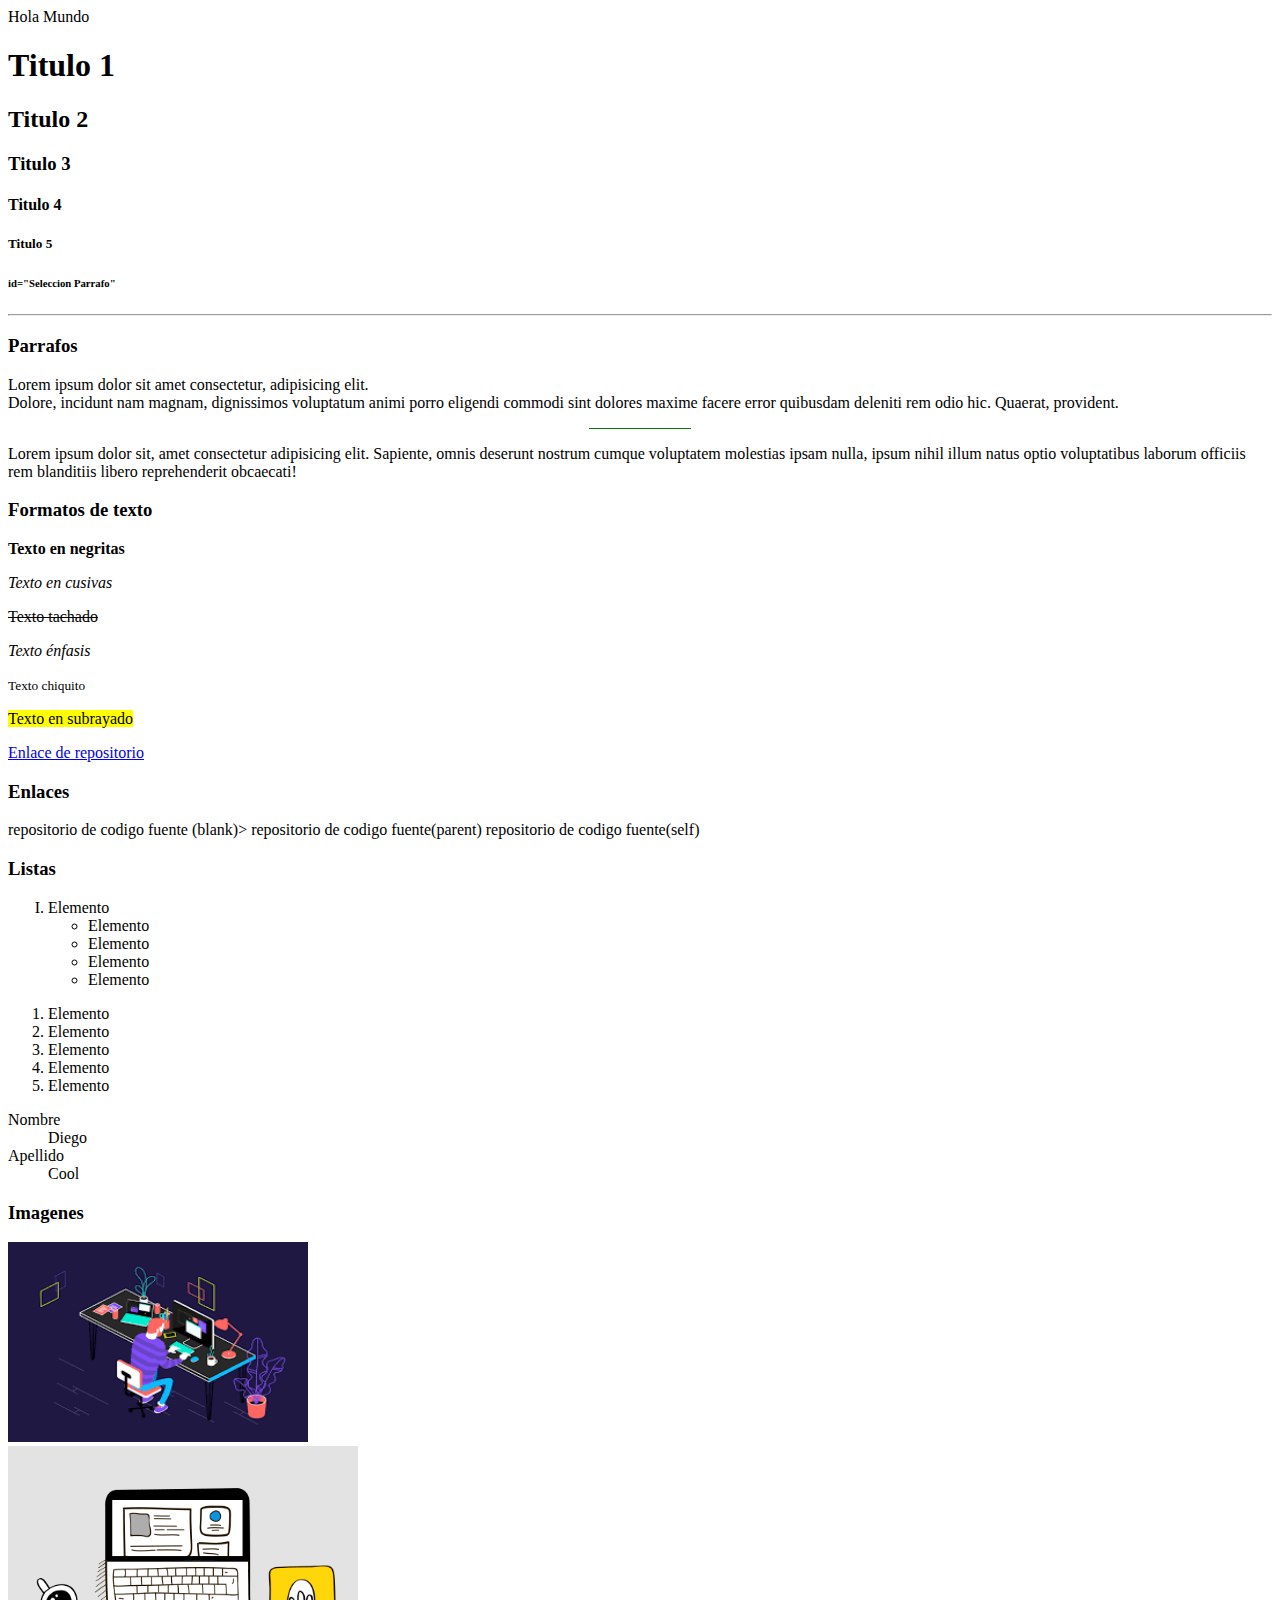
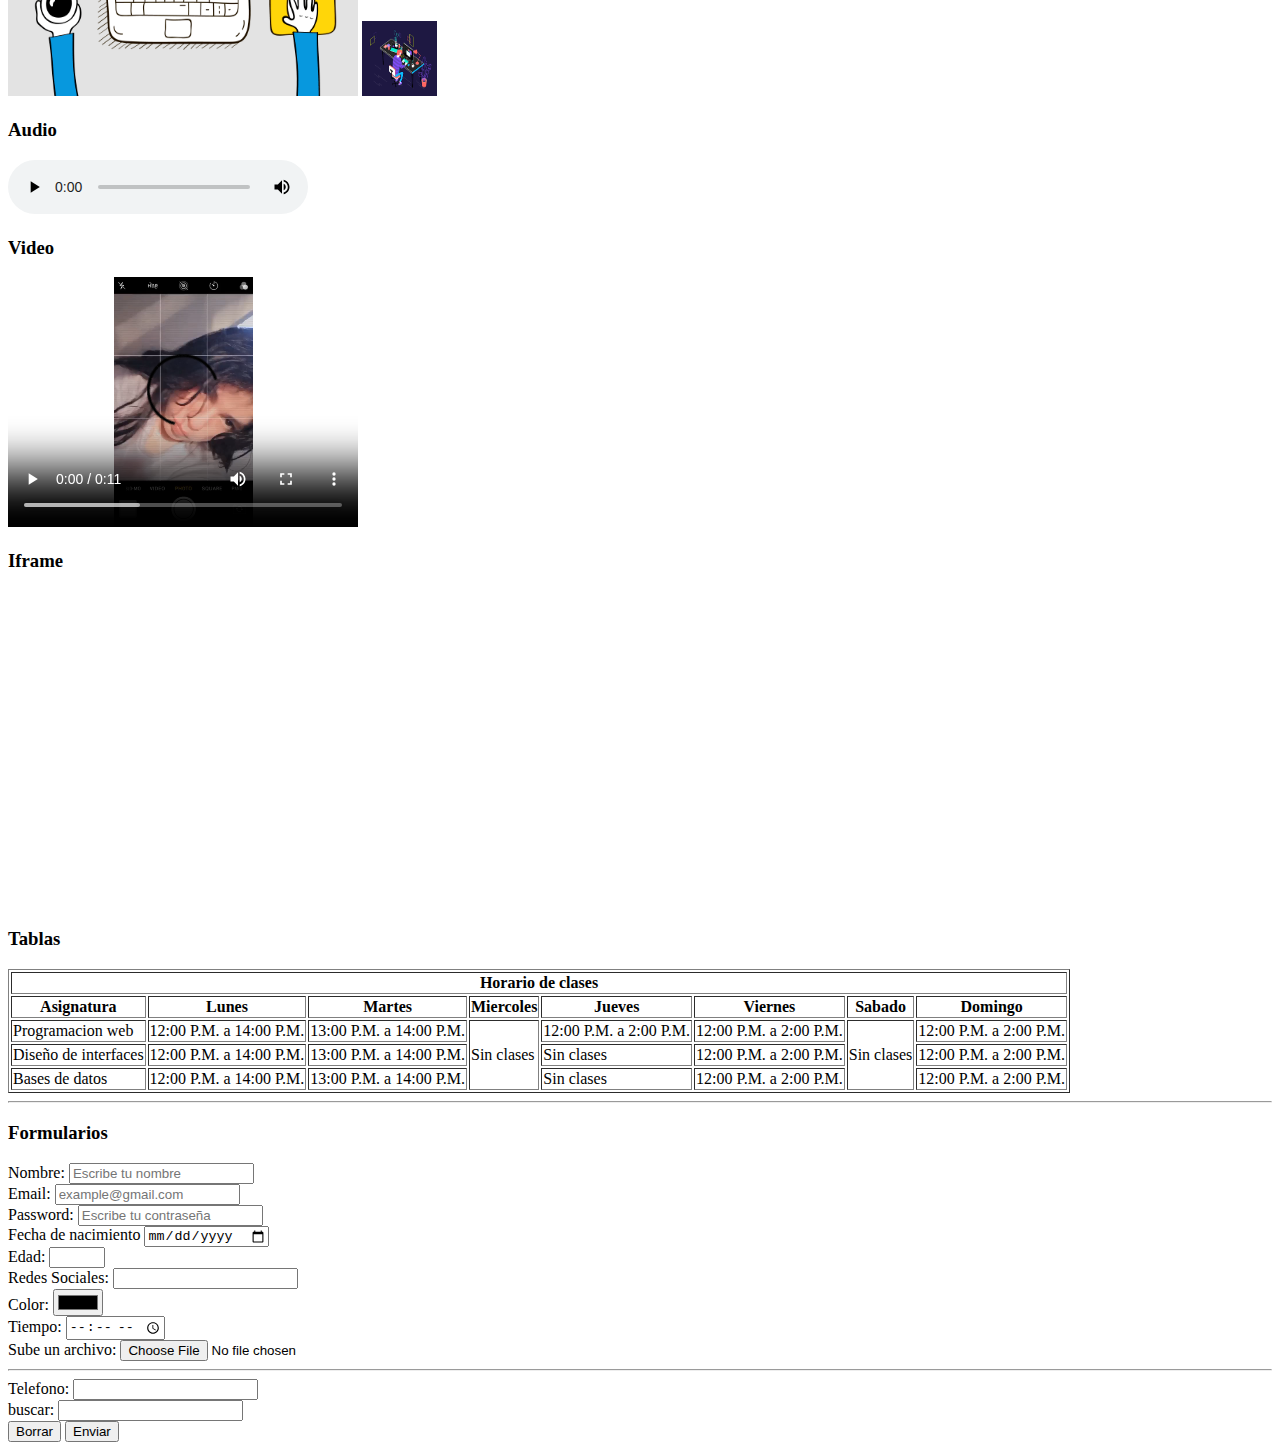
<file: Index.HTML>
<!DOCTYPE html>
<html lang="es">
    <head>
       <meta charset ="utf-8">
       <meta name="Description" Content= "Esta es una pagina web">
       <meta name ="Keyworks" content="html,CSS,Javascript">
       
       <link rel="Icon" href="Icono.png" type="image/png" sizes="16x16">
       <title> Mi primera pagina web </title>
    </head>
    <body   >
        
            Hola Mundo
            <a href="#SeccionParrafo"></a>
            <h1>Titulo 1</h1>
            <h2>Titulo 2</h2>
            <h3>Titulo 3</h3>
            <h4>Titulo 4</h4>
            <h5>Titulo 5</h5>
            <h6> id="Seleccion Parrafo" </h6>
            <hr>
            <h3>Parrafos</h3>
            <p>Lorem ipsum dolor sit amet consectetur, adipisicing elit.<br> Dolore, incidunt nam magnam, dignissimos voluptatum animi porro eligendi commodi sint dolores maxime facere error quibusdam deleniti rem odio hic. Quaerat, provident.</p>
            <hr color="Green" size="spx" width="100x%">
            <p>Lorem ipsum dolor sit, amet consectetur adipisicing elit. Sapiente, omnis deserunt nostrum cumque voluptatem molestias ipsam nulla, ipsum nihil illum natus optio voluptatibus laborum officiis rem blanditiis libero reprehenderit obcaecati!</p>
            </hr>
            <h3>Formatos de texto</h3>
            <p><b>Texto en negritas</b></p>
            <p><i>Texto en cusivas</i></p>
            <p><del>Texto tachado</del></p>
            <p><em>Texto énfasis</em></p>
            <p><small>Texto chiquito</small></p>
            <p><mark>Texto en subrayado</mark></p>
            <a href="https://github.com/UpqrooCool/Programacion-web" target="-blank"> Enlace de repositorio</a>


            <h3>Enlaces</h3>

            <a href="https://github.com/UpqrooCool/Programacion-web" target="_blank" ></a>repositorio de codigo fuente (blank)></a>
            <a href="https://github.com/UpqrooCool/Programacion-web" target="_parent" ></a>repositorio de codigo fuente(parent)</a>            
            <a href="https://github.com/UpqrooCool/Programacion-web" target="_self" ></a>repositorio de codigo fuente(self)</a>


            <h3>Listas</h3>
            <ol type="I">
                <li>Elemento</li>
                <ul>
                    <li>Elemento</li>
                <li>Elemento</li>
                <li>Elemento</li>
                <li>Elemento</li>

                </ul>

            </ol>

            <ol>
                <li>Elemento</li>
                <li>Elemento</li>
                <li>Elemento</li>
                <li>Elemento</li>
                <li>Elemento</li>
            </ol>
        <dl>
            <dt>Nombre</dt>
            <dd>Diego</dd>
            <dt>Apellido</dt>
            <dd>Cool</dd>
        </dl>
        <h3>Imagenes</h3>


        <img src="descarga.png" width="300" height="200" alt="Programacion-web">
        <br>
        <img src="jaja.gif" width="350" height="250" alt="Programacion">

        <a href="https://github.com/UpqrooCool/Programacion-web" target="_blank">
            <img src="descarga.png" width="75" height="75" alt="Programacion-web">
        </a> 

        <h3>Audio</h3>
        <Audio controls src="Audio.ogg" type="Audio/ogg"></Audio>
        <br>
        <h3>Video</h3>
        <video controls src="Video_PW.mp4"  width="350" height="250" alt="Video" ></video>
        <br>
        <h3>Iframe</h3>
        <iframe width="560" height="315" src="https://www.youtube.com/embed/zJrg6vWeCwU?si=EMqRlKiq62L85WHp" title="YouTube video player" frameborder="0" allow="accelerometer; autoplay; clipboard-write; encrypted-media; gyroscope; picture-in-picture; web-share" allowfullscreen></iframe>
        <h3>Tablas</h3>
        <Table border="1 ">
            <head>
                <th colspan="8">  Horario de clases</th>
                <tr>
                    <th>Asignatura</th>
                    <th>Lunes</th>
                    <th>Martes</th>
                    <th>Miercoles</th>
                    <th>Jueves</th>
                    <th>Viernes</th>
                    <th>Sabado</th>
                    <th>Domingo</th>
                </tr>
            </head>
            <body>
                <tr>
                    <td>Programacion web</td>
                    <td>12:00 P.M. a 14:00 P.M.</td>
                    <td>13:00 P.M. a 14:00 P.M.</td>
                    <td rowspan="3">Sin clases</td>
                    <td>12:00 P.M. a 2:00 P.M.</td>
                    <td>12:00 P.M. a 2:00 P.M.</td>
                    <td rowspan="3">Sin clases</td>
                    <td>12:00 P.M. a 2:00 P.M.</td>
                </tr>
                <tr>
                    <td>Diseño de interfaces</td>
                    <td>12:00 P.M. a 14:00 P.M.</td>
                    <td>13:00 P.M. a 14:00 P.M.</td>
                    <td>Sin clases</td>
                    <td>12:00 P.M. a 2:00 P.M.</td>
                    <td>12:00 P.M. a 2:00 P.M.</td>

                  
                </tr>
                <tr>
                    <td>Bases de datos</td>
                    <td>12:00 P.M. a 14:00 P.M.</td>
                    <td>13:00 P.M. a 14:00 P.M.</td>
                    <td>Sin clases</td>
                    <td>12:00 P.M. a 2:00 P.M.</td>
                    <td>12:00 P.M. a 2:00 P.M.</td>
                   
                </tr>
                
            </body>
        </Table>
<hr>

        <h3>Formularios</h3>
        <FORM action="">
            <Label for="Nombre">Nombre:</Label>
            <input type="text" name="Nombre" id="Nombre" placeholder="Escribe tu nombre" required>
            <br>
            <label for="email">Email:</label>
            <input type="email" name="email" id="email" placeholder="example@gmail.com" required>
            <br>
            <label for="password">Password:</label>
            <input type="password" name="password" id="Nombre" placeholder="Escribe tu contraseña" required>
            <br>
            <label for="date">Fecha de nacimiento</label>
            <input type="date" name="Fecha" id="Fecha" placeholder="Fecha de nacimiento" required>
            <br>
            <label for="number">Edad:</label>
            <input type="number" name="number" id="number" min="0" max="10">
            <br>
            <LAbel for="URL">Redes Sociales:</LAbel>
            <input type="URL" name="URL" id="URL" required>
            <br>
            <label for="color"> Color:</label>
            <input type="color" name="color" id="color">
            <br>
            <label for="time"> Tiempo:</label>
            <input type="time" name="time" id="time">
            <br>
            <label for="file" >Sube un archivo:</label>
            <input type="file" name="file" id="file">
            <br>
            <hr>
            <Label for="telefono" > Telefono:</Label>
            <input type="tel" name="telefono" id="telefono">
            <br>
            <label for="buscar">buscar:</label>
            <input type="search" name="buscar" id="buscar">
            <br>
            <input type="reset" value="Borrar">
            <input type="submit" value="Enviar">

        </FORM>

    </body>
</html>
</file>
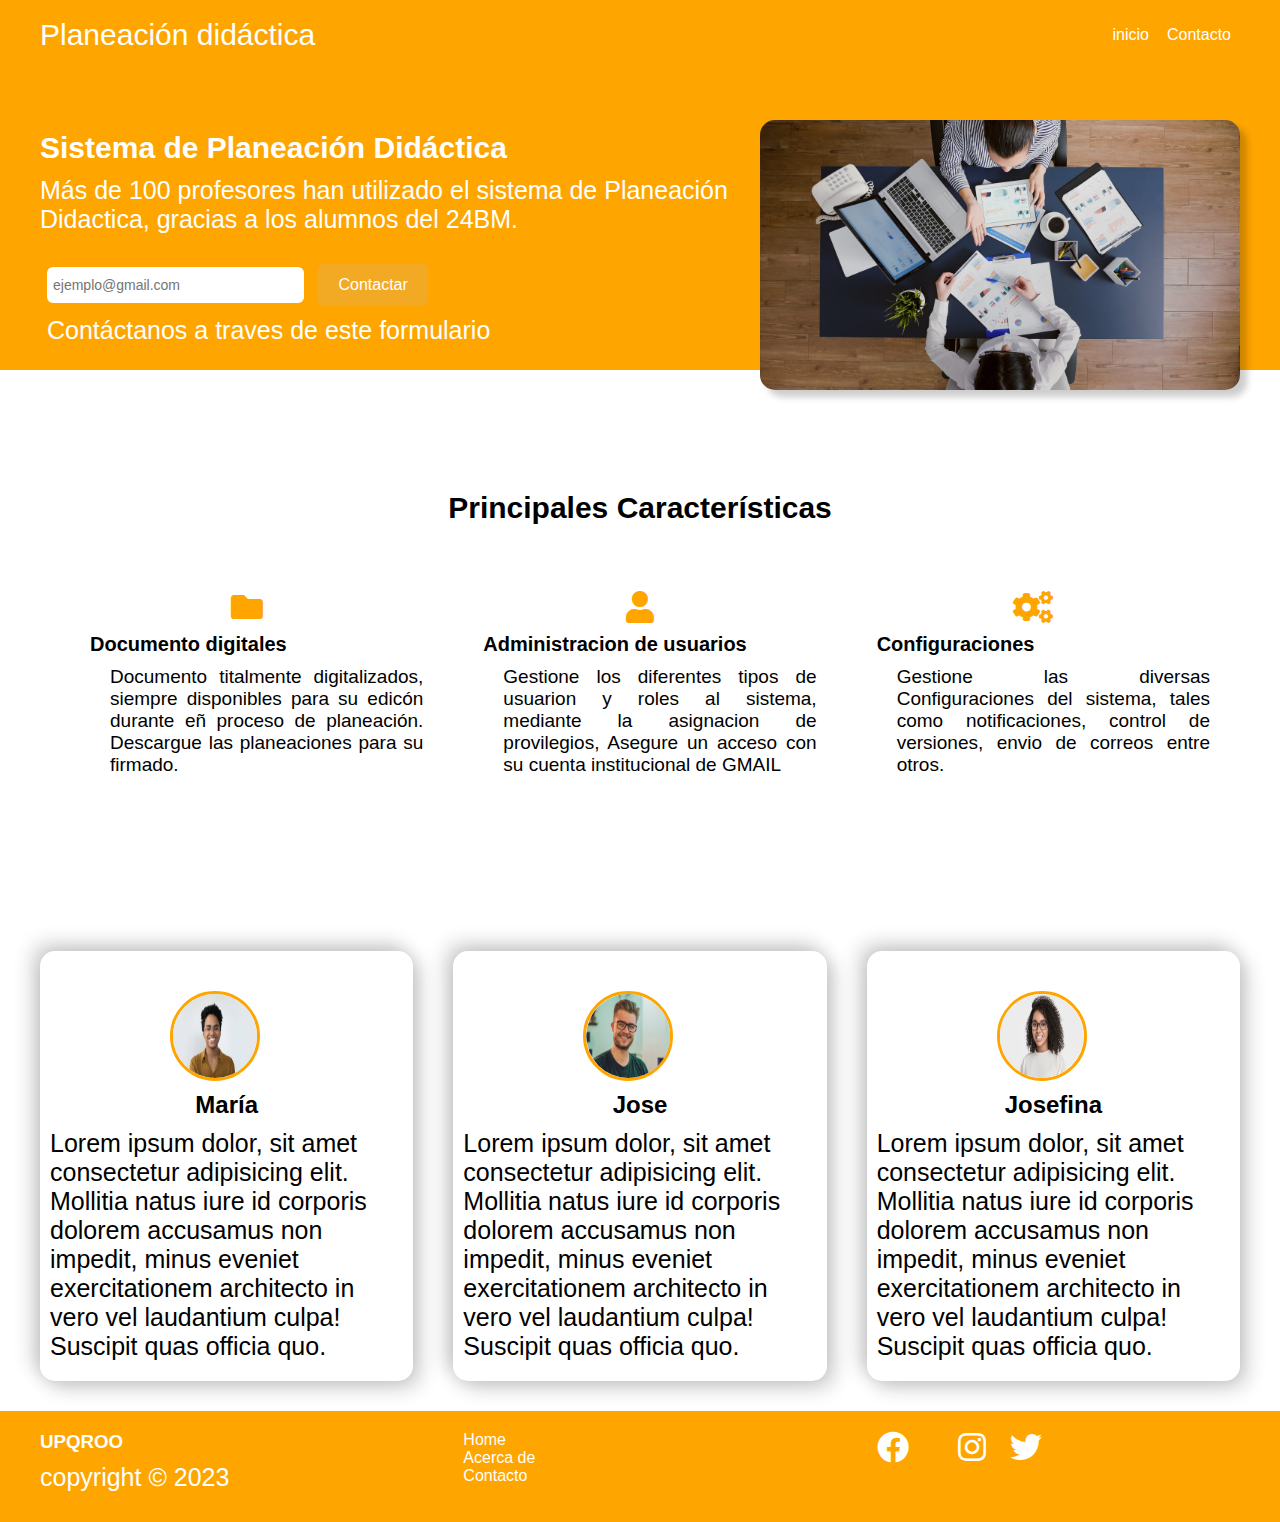
<file: pagina-planeacion/index.HTML>
<!DOCTYPE html>
<html lang="en">
<head>
    <meta charset="UTF-8">
    <meta name="viewport" content="width=device-width, initial-scale=1.0">
    <title>Planeación Didactica</title>
    <link rel="stylesheet" href="stryle.css">
    <link rel="stylesheet" href="https://cdnjs.cloudflare.com/ajax/libs/font-awesome/5.15.4/css/all.min.css" integrity="sha512-1ycn6IcaQQ40/MKBW2W4Rhis/DbILU74C1vSrLJxCq57o941Ym01SwNsOMqvEBFlcgUa6xLiPY/NS5R+E6ztJQ==" crossorigin="anonymous" referrerpolicy="no-referrer" /></head>
<body>  
    <div class="navbar">
        <div class="container flex">
            <h1 class="logo">Planeación didáctica</h1>
            <nav>
                <ul>

                    <li class="nav">
                        <a href="" class="outline"> inicio</a>
                    </li>

                    <li class="nav">
                        <a href="" class="outline">Contacto</a>
                    </li>
                </ul>
            </nav>
        </div>

    </div>
    <section class="showcase">
        <div class="container">
            <div class="grid">
                <div class="grid-item-1">
                    <div class="showcase-text">
                        <h1>Sistema de Planeación Didáctica</h1>
                        <p class="supporting-text">
                            Más de 100 profesores han utilizado el sistema de Planeación Didactica, gracias a los alumnos del 24BM.
                        </p>
                    </div>
                    <div class="showcase-form">
                        <form action="">
                            <input type="email" placeholder="ejemplo@gmail.com">
                            <input type="submit" class="btn" value="Contactar">

                        </form>
                        <p>Contáctanos a traves de este formulario</p>
                        
                    </div>
                </div>
                <div class="grid-item-2">
                    <div class="image">
                        <img src="images/planeación.jpg" alt="" srcset="">
                    </div>  
                </div>
            </div>
        </div>
    </section>
    <div class="lower-container container">
        <h1 class="title-section"> Principales Características</h1>
        <section class="stats">
            <div class="flex">
                <div class="stat">
                    <i class="fa fa-folder fa-2x"></i>
                    <h3 class="title">Documento digitales</h3>
                    <p class="text">
                        Documento titalmente digitalizados, siempre disponibles para su edicón durante eñ
                        proceso de planeación. Descargue las planeaciones para su firmado.
                    </p>
                </div>

                <div class="stat">
                    <i class="fa fa-user fa-2x"></i>
                    <h3 class="title">Administracion de usuarios </h3>
                    <p class="text">
                        Gestione los diferentes tipos de usuarion y roles al sistema, mediante la asignacion de
                        provilegios, Asegure un acceso con su cuenta institucional de GMAIL
                    </p>
                </div>

                <div class="stat">
                    <i class="fa fa-cogs fa-2x"></i>
                    <h3 class="title">Configuraciones</h3>
                    <p class="text">
                        Gestione las diversas Configuraciones del sistema, tales como notificaciones, control de versiones,
                        envio de correos entre otros.
                    </p>
                </div>
            </div>
        </section>

    </div>
    <section class="testimonials">
        <div class="container">
            <div class="testimonial grid-3">
                <div class="card">
                    <div class="circle">
                        <img src="images/perfil3.jpg" alt="">
                    </div>
                    <h3 class="title-card">María</h3>
                    <p>
                        Lorem ipsum dolor, sit amet consectetur adipisicing elit. Mollitia natus iure id corporis dolorem accusamus non impedit, minus eveniet exercitationem architecto in vero vel laudantium culpa! Suscipit quas officia quo.
                    </p>
                </div>
                <div class="card">
                    <div class="circle">
                        <img src="images/perfil.jpg" alt="">
                    </div>
                    <h3 class="title-card">Jose</h3>
                    <p>
                        Lorem ipsum dolor, sit amet consectetur adipisicing elit. Mollitia natus iure id corporis dolorem accusamus non impedit, minus eveniet exercitationem architecto in vero vel laudantium culpa! Suscipit quas officia quo.
                    </p>
                </div>
                <div class="card">
                    <div class="circle">
                        <img src="images/jaja.jpg" alt="">
                    </div>
                    <h3 class="title-card">Josefina</h3>
                    <p>
                        Lorem ipsum dolor, sit amet consectetur adipisicing elit. Mollitia natus iure id corporis dolorem accusamus non impedit, minus eveniet exercitationem architecto in vero vel laudantium culpa! Suscipit quas officia quo.
                    </p>
                </div>
            </div>

        </div>

    </section>
    
    <footer>
        <div class="container grid-3">
            <div class="copyright">
                <h3>UPQROO</h3>
                <P>copyright &copy; 2023</P>
            </div>
            <nav class="links">
                <ul>
                    <li><a href="#" class="outline"> Home</a></li>
                    <li><a href="#" class="outline"> Acerca de</a></li>
                    <li><a href="mailto:202200444@upqroo.edu.mx" class="outline"> Contacto</a></li>
                </ul>
            </nav>
            <div class="porfiles">
                <a href="#"><i class="fab fa-facebook fa-2x"></i></a>
                <a href="#"><i class="fab fa-Whatsapp fa-2x"></i></a>
                <a href="#"><i class="fab fa-instagram fa-2x"></i></a>
                <a href="#"><i class="fab fa-twitter fa-2x"></i></a>
            </div>
        </div>
    </footer>
</body>
</html>
</file>
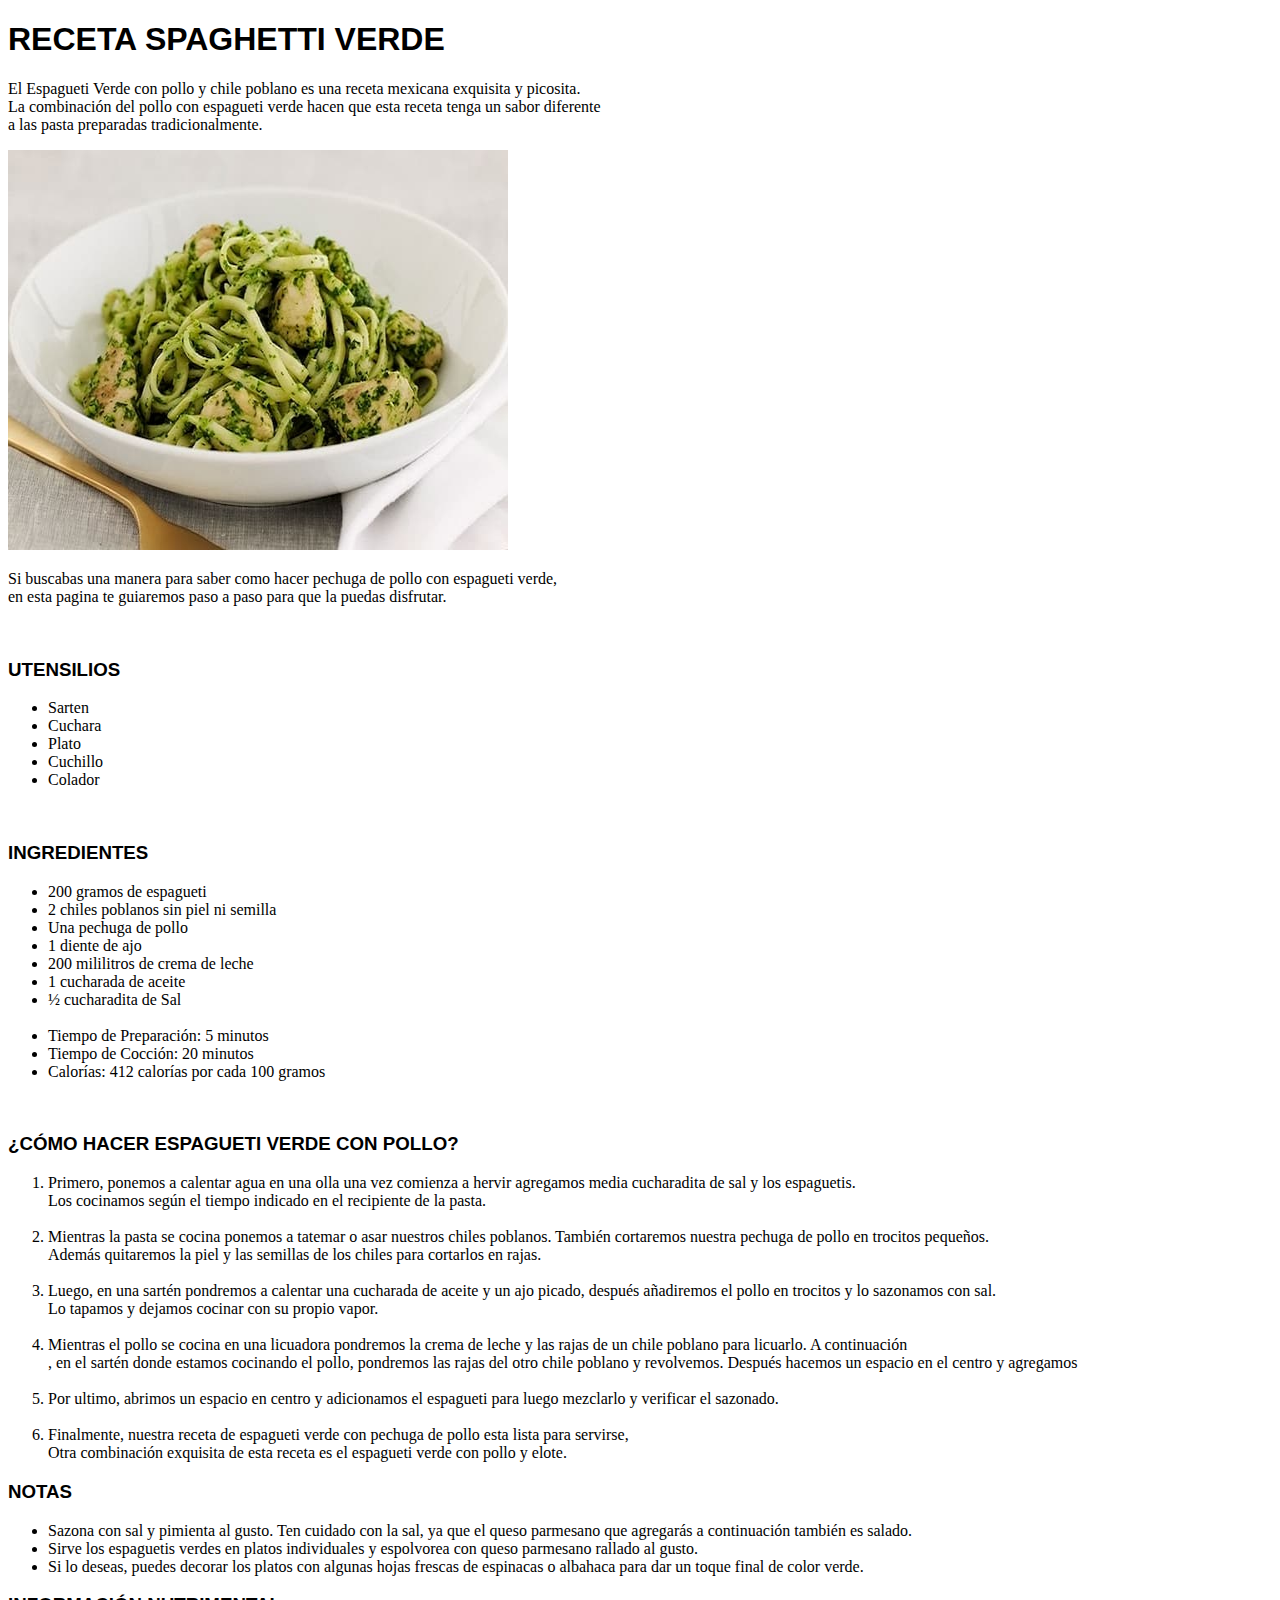
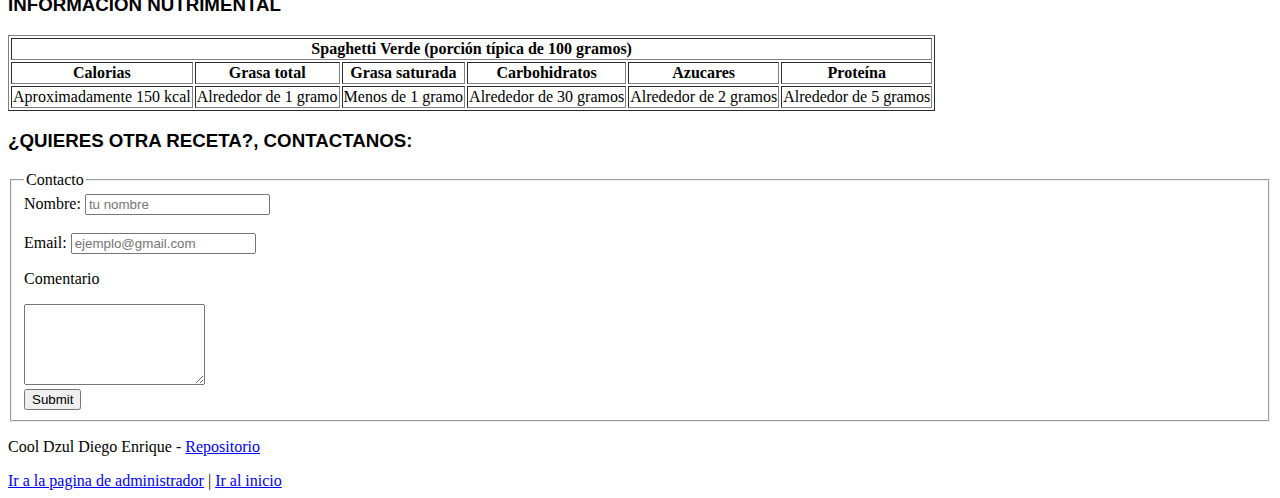
<file: Actividad-1.HTML>
<!DOCTYPE html>
<html lang="es">
<head>
    <meta charset="UTF-8">
    <meta name="Description" Content= "Esta es una pagina web">
    <meta name ="Keyworks" content="html,CSS,Javascript">

    <link rel="Icon" href="Receta.jpg" type="image/jpg    " sizes="16x16">
    <title>Receta</title>
</head>
<body>
    <h1 id="inicio">RECETA SPAGHETTI VERDE</h1>
    <p>El Espagueti Verde con pollo y chile poblano es una receta mexicana exquisita y picosita. <br>La combinación del pollo con espagueti verde hacen que esta receta tenga un sabor diferente <br>a las pasta preparadas tradicionalmente.</p>
    <img src="espagueti-verde-con-pollo-1.jpg" alt="Spaghetti" width="500" height="400">
    <p>Si buscabas una manera para saber como hacer pechuga de pollo con espagueti verde, <br> en esta pagina te guiaremos paso a paso para que la puedas disfrutar.</p>
    <br>
    <h3>UTENSILIOS</h3>
    
    <ul>
        <li>Sarten</li>
        <li>Cuchara</li>
        <li>Plato</li>
        <li>Cuchillo</li>
        <li>Colador</li>
    </ul>
    <br>
    <h3>INGREDIENTES</h3>
    
    <ul>
        <li>200 gramos de espagueti</li>
        <li>2 chiles poblanos sin piel ni semilla</li>
        <li>Una pechuga de pollo</li>
        <li>1 diente de ajo</li>
        <li>200 mililitros de crema de leche</li>
        <li>1 cucharada de aceite</li>
        <li>½ cucharadita de Sal</li>
        <br>
        <li>Tiempo de Preparación: 5 minutos</li>
        <li>Tiempo de Cocción: 20 minutos</li>
        <li>Calorías: 412 calorías por cada 100 gramos</li>
    </ul>
    <br>
    <h3>¿CÓMO HACER ESPAGUETI VERDE CON POLLO?</h3>
    <ol>
        <li>Primero, ponemos a calentar agua en una olla una vez comienza a hervir agregamos media cucharadita de sal y los espaguetis. <br>Los cocinamos según el tiempo indicado en el recipiente de la pasta.</li>
        <br>
        <li>Mientras la pasta se cocina ponemos a tatemar o asar nuestros chiles poblanos. También cortaremos nuestra pechuga de pollo en trocitos pequeños. <br>Además quitaremos la piel y las semillas de los chiles para cortarlos en rajas.</li>
        <br>
        <li>Luego, en una sartén pondremos a calentar una cucharada de aceite y un ajo picado, después añadiremos el pollo en trocitos y lo sazonamos con sal. <br> Lo tapamos y dejamos cocinar con su propio vapor.</li>
        <br>
        <li>Mientras el pollo se cocina en una licuadora pondremos la crema de leche y las rajas de un chile poblano para licuarlo. A continuación <br>, en el sartén donde estamos cocinando el pollo, pondremos las rajas del otro chile poblano y revolvemos. Después hacemos un espacio en el centro y agregamos </li>
        <br>
        <li>Por ultimo, abrimos un espacio en centro y adicionamos el espagueti para luego mezclarlo y verificar el sazonado.</li>
        <br>
        <li>Finalmente, nuestra receta de espagueti verde con pechuga de pollo esta lista para servirse, <br> Otra combinación exquisita de esta receta es el espagueti verde con pollo y elote.</li>
    </ol>
    <h3>NOTAS</h3>
    <ul>
        <li>Sazona con sal y pimienta al gusto. Ten cuidado con la sal, ya que el queso parmesano que agregarás a continuación también es salado.</li>
        <li>Sirve los espaguetis verdes en platos individuales y espolvorea con queso parmesano rallado al gusto.</li>
        <li>Si lo deseas, puedes decorar los platos con algunas hojas frescas de espinacas o albahaca para dar un toque final de color verde.</li>
    </ul>
    <h3>INFORMACIÓN NUTRIMENTAL</h3>
    <table border="1">
        <head>
            <th colspan="6">Spaghetti Verde (porción típica de 100 gramos)</th>
            <tr>
                <th>Calorias</th>
                <th>Grasa total</th>
                <th>Grasa saturada</th>
                <th>Carbohidratos</th>
                <th>Azucares</th>
                <th>Proteína</th>
            </tr>
        </head>
        <body>
            <tr>
                <td>Aproximadamente 150 kcal</td>
                <td>Alrededor de 1 gramo</td>
                <td>Menos de 1 gramo</td>
                <td>Alrededor de 30 gramos</td>
                <td>Alrededor de 2 gramos</td>
                <td>Alrededor de 5 gramos</td>
            </tr>
        </body>
    </table>
    <h3>¿QUIERES OTRA RECETA?, CONTACTANOS:</h3>
    <form onsubmit="mostrarAlerta(); return false;">
        <fieldset>
            <legend>Contacto</legend>

            <label>Nombre:</label>

            <input type="text" name="Nombre" id="Nombre" placeholder="tu nombre" required>
            <br>
            <br>
            <label>Email:</label>

            <input type="email" name="email" id="email" placeholder="ejemplo@gmail.com " required>

            <p>Comentario</p>
            <textarea name="texto" id="texto" cols="20" rows="5"></textarea>
            <br>
            <input type="submit" name="Enviar" id="Enviar">
        </fieldset>
    </form>
    <p>Cool Dzul Diego Enrique - <a href="https://github.com/UpqrooCool/Programacion-web" target="-blank">  Repositorio</a></p>
    <a href="Index.HTML" target="-blank"> Ir a la pagina de administrador</a> <a>|</a> <a href="#inicio">Ir al inicio</a>
    <script>
        function mostrarAlerta() {
            
            alert("¡Formulario enviado con éxito!");
            document.getElementById("Nombre").value = "";
            document.getElementById("email").value = "";
            document.getElementById("texto").value = "";
            window.scrollTo(0, 0); // Desplazar al inicio de la página
        }
    </script>
    
    
</body>
<style>
    h1, h3{
        font-family: 'Segoe UI', Tahoma, Geneva, Verdana, sans-serif;
        }
    
</style>
</html>
</file>
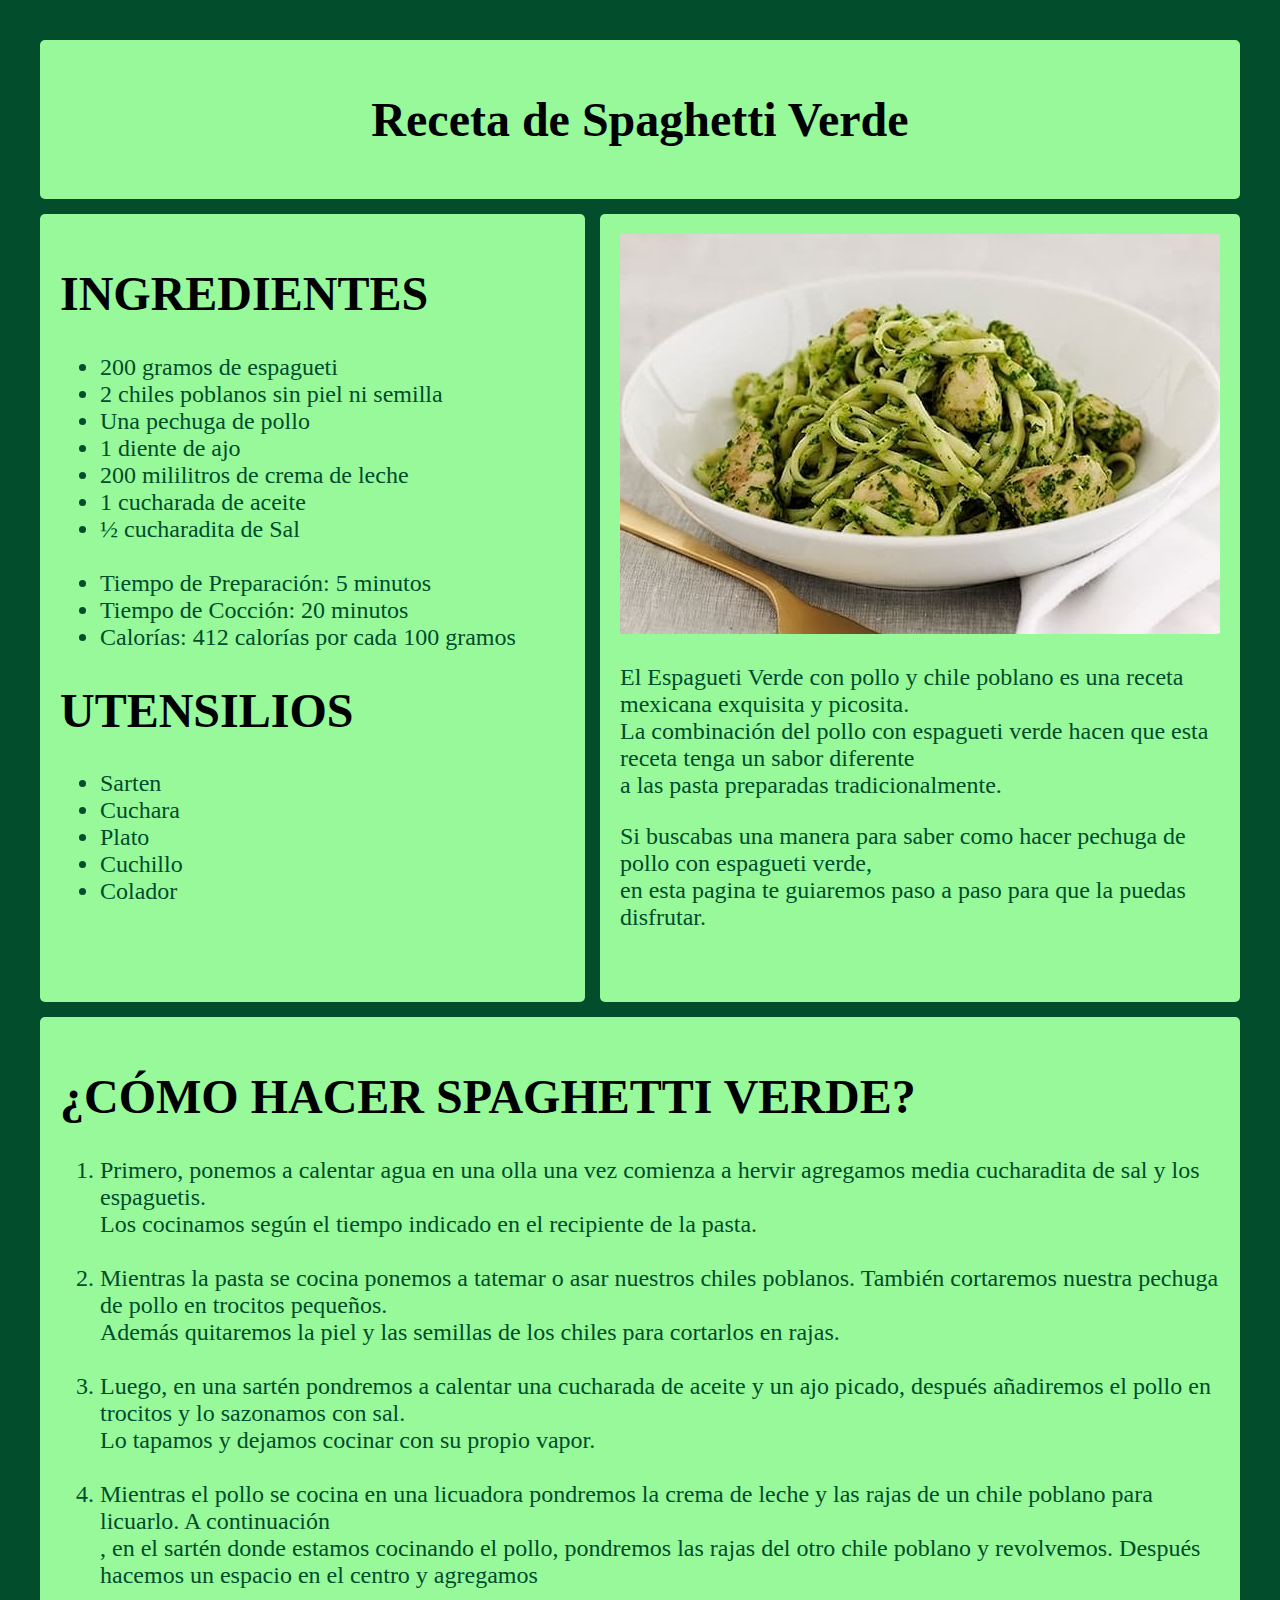
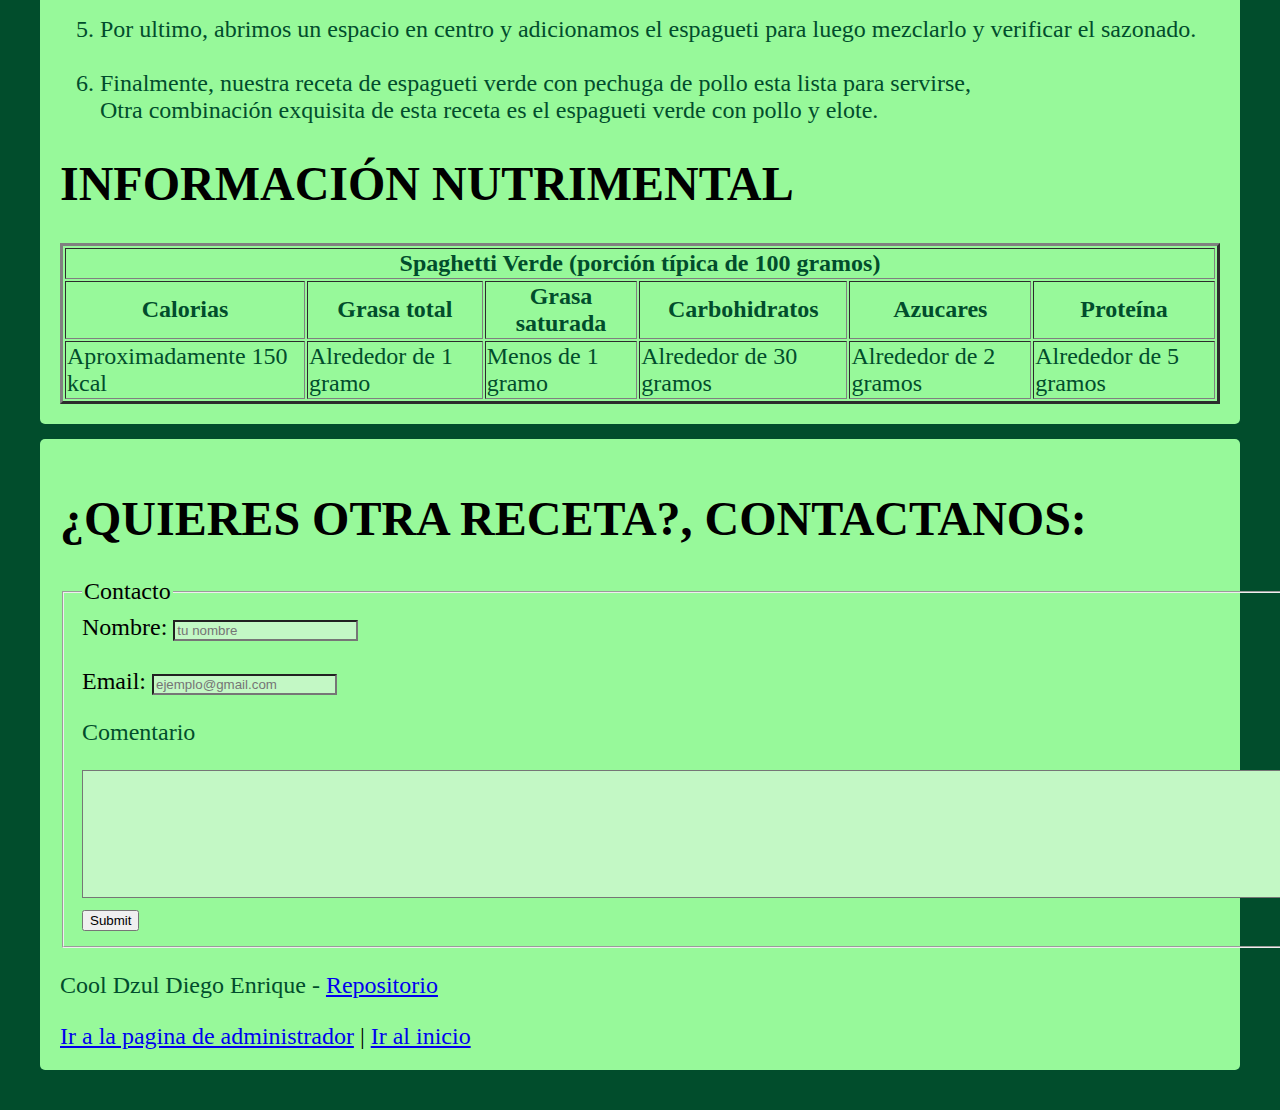
<file: Actividad-2.HTML>
<!DOCTYPE html>
<html lang="en">
<head>
    <meta charset="UTF-8">
    <meta name="viewport" content="width=device-width, initial-scale=1.0">
    <link rel="stylesheet" href="grid-style2.CSS">
    <title>Actividad 2</title>
</head>
<body>
    <div class="container">
        <div class="box header">  
            <h1 class="Titulo">Receta de Spaghetti Verde</h1>
        </div>

        <div class="box article">     
            <h1>INGREDIENTES</h1>
            <ul>
                <li>200 gramos de espagueti</li>
                <li>2 chiles poblanos sin piel ni semilla</li>
                <li>Una pechuga de pollo</li>
                <li>1 diente de ajo</li>
                <li>200 mililitros de crema de leche</li>
                <li>1 cucharada de aceite</li>
                <li>½ cucharadita de Sal</li>
                <br>
                <li>Tiempo de Preparación: 5 minutos</li>
                <li>Tiempo de Cocción: 20 minutos</li>
                <li>Calorías: 412 calorías por cada 100 gramos</li>
            </ul> 
            <h1>UTENSILIOS</h1> 
                
                <ul>
                    <li>Sarten</li>
                    <li>Cuchara</li>
                    <li>Plato</li>
                    <li>Cuchillo</li>
                    <li>Colador</li>
                </ul>
            
        </div>

        <div class="box article2">
            <h1>¿CÓMO HACER SPAGHETTI VERDE?</h1>
            <ol>
                <li>Primero, ponemos a calentar agua en una olla una vez comienza a hervir agregamos media cucharadita de sal y los espaguetis. <br>Los cocinamos según el tiempo indicado en el recipiente de la pasta.</li>
                <br>
                <li>Mientras la pasta se cocina ponemos a tatemar o asar nuestros chiles poblanos. También cortaremos nuestra pechuga de pollo en trocitos pequeños. <br>Además quitaremos la piel y las semillas de los chiles para cortarlos en rajas.</li>
                <br>
                <li>Luego, en una sartén pondremos a calentar una cucharada de aceite y un ajo picado, después añadiremos el pollo en trocitos y lo sazonamos con sal. <br> Lo tapamos y dejamos cocinar con su propio vapor.</li>
                <br>
                <li>Mientras el pollo se cocina en una licuadora pondremos la crema de leche y las rajas de un chile poblano para licuarlo. A continuación <br>, en el sartén donde estamos cocinando el pollo, pondremos las rajas del otro chile poblano y revolvemos. Después hacemos un espacio en el centro y agregamos </li>
                <br>
                <li>Por ultimo, abrimos un espacio en centro y adicionamos el espagueti para luego mezclarlo y verificar el sazonado.</li>
                <br>
                <li>Finalmente, nuestra receta de espagueti verde con pechuga de pollo esta lista para servirse, <br> Otra combinación exquisita de esta receta es el espagueti verde con pollo y elote.</li>
            </ol>
            <h1>INFORMACIÓN NUTRIMENTAL</h1>
            <table border="3">
                <head>
                    <th colspan="6">Spaghetti Verde (porción típica de 100 gramos)</th>
                    <tr>
                        <th>Calorias</th>
                        <th>Grasa total</th>
                        <th>Grasa saturada</th>
                        <th>Carbohidratos</th>
                        <th>Azucares</th>
                        <th>Proteína</th>
                    </tr>
                </head>
                <body>
                    <tr>
                        <td>Aproximadamente 150 kcal</td>
                        <td>Alrededor de 1 gramo</td>
                        <td>Menos de 1 gramo</td>
                        <td>Alrededor de 30 gramos</td>
                        <td>Alrededor de 2 gramos</td>
                        <td>Alrededor de 5 gramos</td>
                    </tr>
                </body>
            </table>
        </div>

        <div class="box aside">
            <img src="espagueti-verde-con-pollo-1.jpg" type="image/jpg" sizes="10x10">
            <p>El Espagueti Verde con pollo y chile poblano es una receta mexicana exquisita y picosita. <br>La combinación del pollo con espagueti verde hacen que esta receta tenga un sabor diferente <br>a las pasta preparadas tradicionalmente.</p>
            <p>Si buscabas una manera para saber como hacer pechuga de pollo con espagueti verde, <br> en esta pagina te guiaremos paso a paso para que la puedas disfrutar.</p>
    <br>
            
        </div>
            
        <div class="box footer">
            <h1>¿QUIERES OTRA RECETA?, CONTACTANOS:</h1>
            <form onsubmit="mostrarAlerta(); return false;">
                <fieldset>
                    <legend>Contacto</legend>
        
                    <label>Nombre:</label>
                    <input type="text" name="Nombre" id="Nombre" placeholder="tu nombre" required>
                    <br>
                    <br>
                    <label>Email:</label>
        
                    <input type="email" name="email" id="email" placeholder="ejemplo@gmail.com " required>
        
                    <p>Comentario</p>
                    <textarea name="texto" id="texto" cols="20" rows="5" ></textarea>
                    <br>
                    <input type="submit" name="Enviar" id="Enviar">
                </fieldset>
            </form>
            <p>Cool Dzul Diego Enrique - <a href="https://github.com/UpqrooCool/Programacion-web" target="-blank">  Repositorio</a></p>
            <a href="Index.HTML" target="-blank"> Ir a la pagina de administrador</a> <a>|</a> <a href="#inicio">Ir al inicio</a>
            <script>
                function mostrarAlerta() {
                    
                    alert("¡Formulario enviado con éxito!");
                    document.getElementById("Nombre").value = "";
                    document.getElementById("email").value = "";
                    document.getElementById("texto").value = "";
                    window.scrollTo(0, 0); // Desplazar al inicio de la página
                }
            </script>
        </div>

    </div>
</body>
</html>
</file>
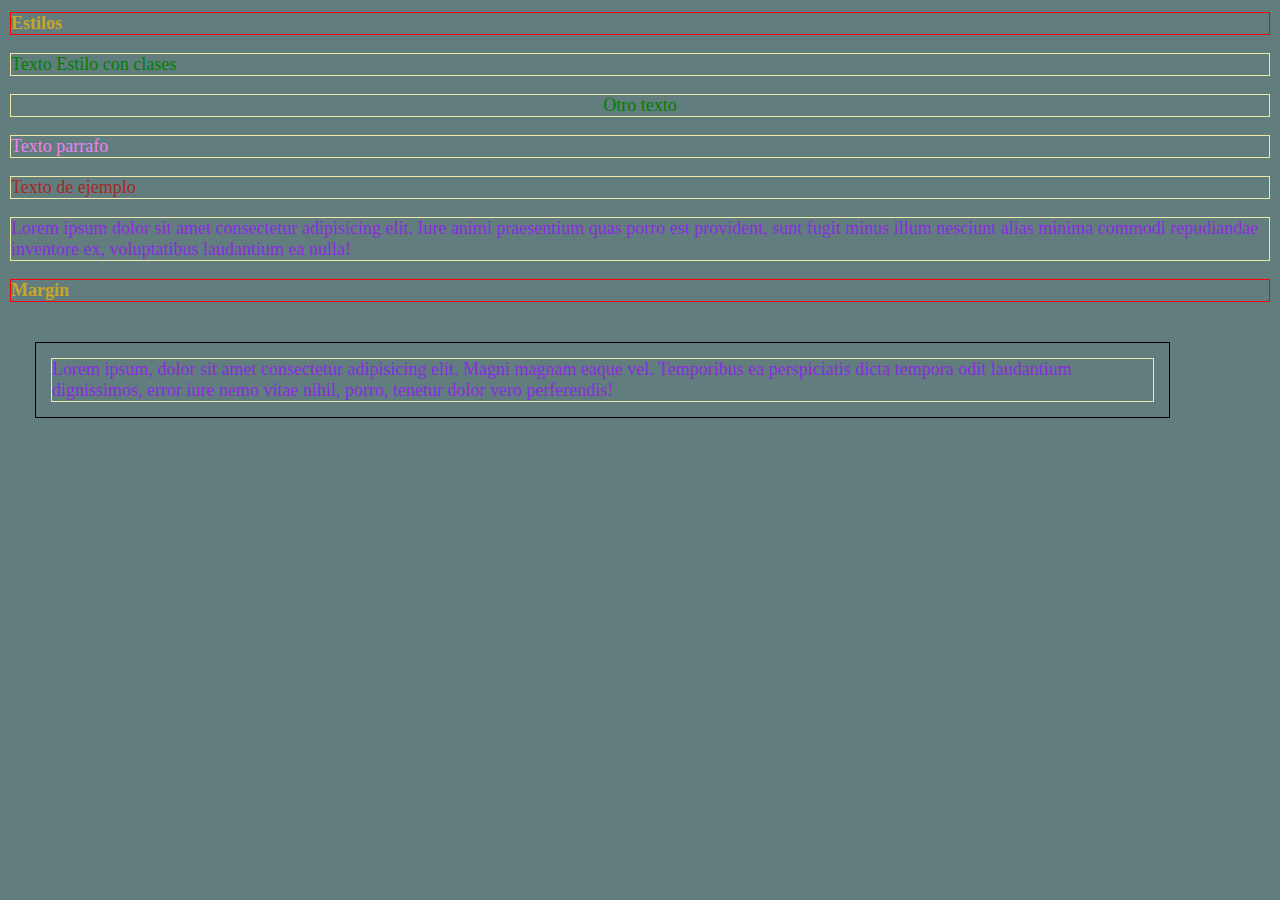
<file: estilos.html>
<!DOCTYPE html>
<html lang="es">
<head>
    <meta charset="UTF-8">
    <meta name="viewport" content="width=device-width, initial-scale=1.0">
    <title>Estilos</title>
    <link rel="stylesheet" href="Style.CSS">
</head>
<body>
    <div>
        <h1>Estilos</h1>
        <p class="Texto-verde">Texto Estilo con clases</p>
        <p class="Texto-verde centro">Otro texto</p>
        <p style="color: violet;">Texto parrafo</p>
        <p id="Texto">Texto de ejemplo</p>
       <p>Lorem ipsum dolor sit amet consectetur adipisicing elit. Iure animi praesentium quas porro est provident, sunt fugit minus illum nesciunt alias minima commodi repudiandae inventore ex, voluptatibus laudantium ea nulla!</p> 

       <h1>Margin</h1>

       <div class="margin1"> 
        <p>Lorem ipsum, dolor sit amet consectetur adipisicing elit. Magni magnam eaque vel. Temporibus ea perspiciatis dicta tempora odit laudantium dignissimos, error iure nemo vitae nihil, porro, tenetur dolor vero perferendis!</p>
        </div>


    </div>
</body>
</html>
</file>
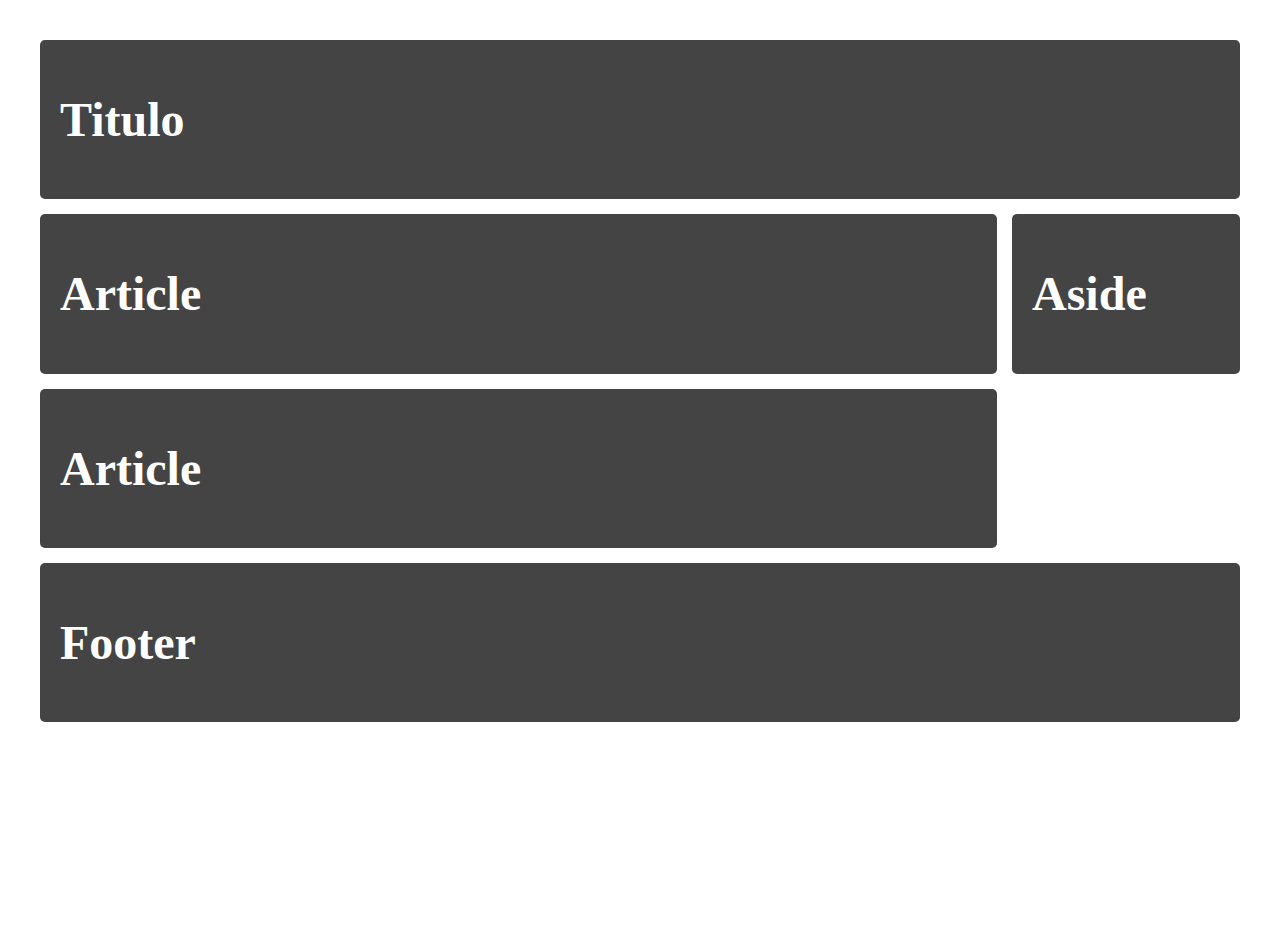
<file: grid.HTML>
<!DOCTYPE html>
<html lang="en">
<head>
    <meta charset="UTF-8">
    <meta name="viewport" content="width=device-width, initial-scale=1.0">
    <link rel="stylesheet" href="grid-style.CSS">
    <title>Grid CSS</title>
</head>
<body>
    <div class="container">
        <div class="box header">  
            <h1>Titulo</h1>
        </div>

        <div class="box article">     
            <h1>Article</h1>    
        </div>

        <div class="box article">
            <h1>Article</h1>
        </div>

        <div class="box aside">
            <h1>Aside</h1>
        </div>
            
        <div class="box footer">
            <h1>Footer</h1>
        </div>

    </div>
</body>
</html>
</file>
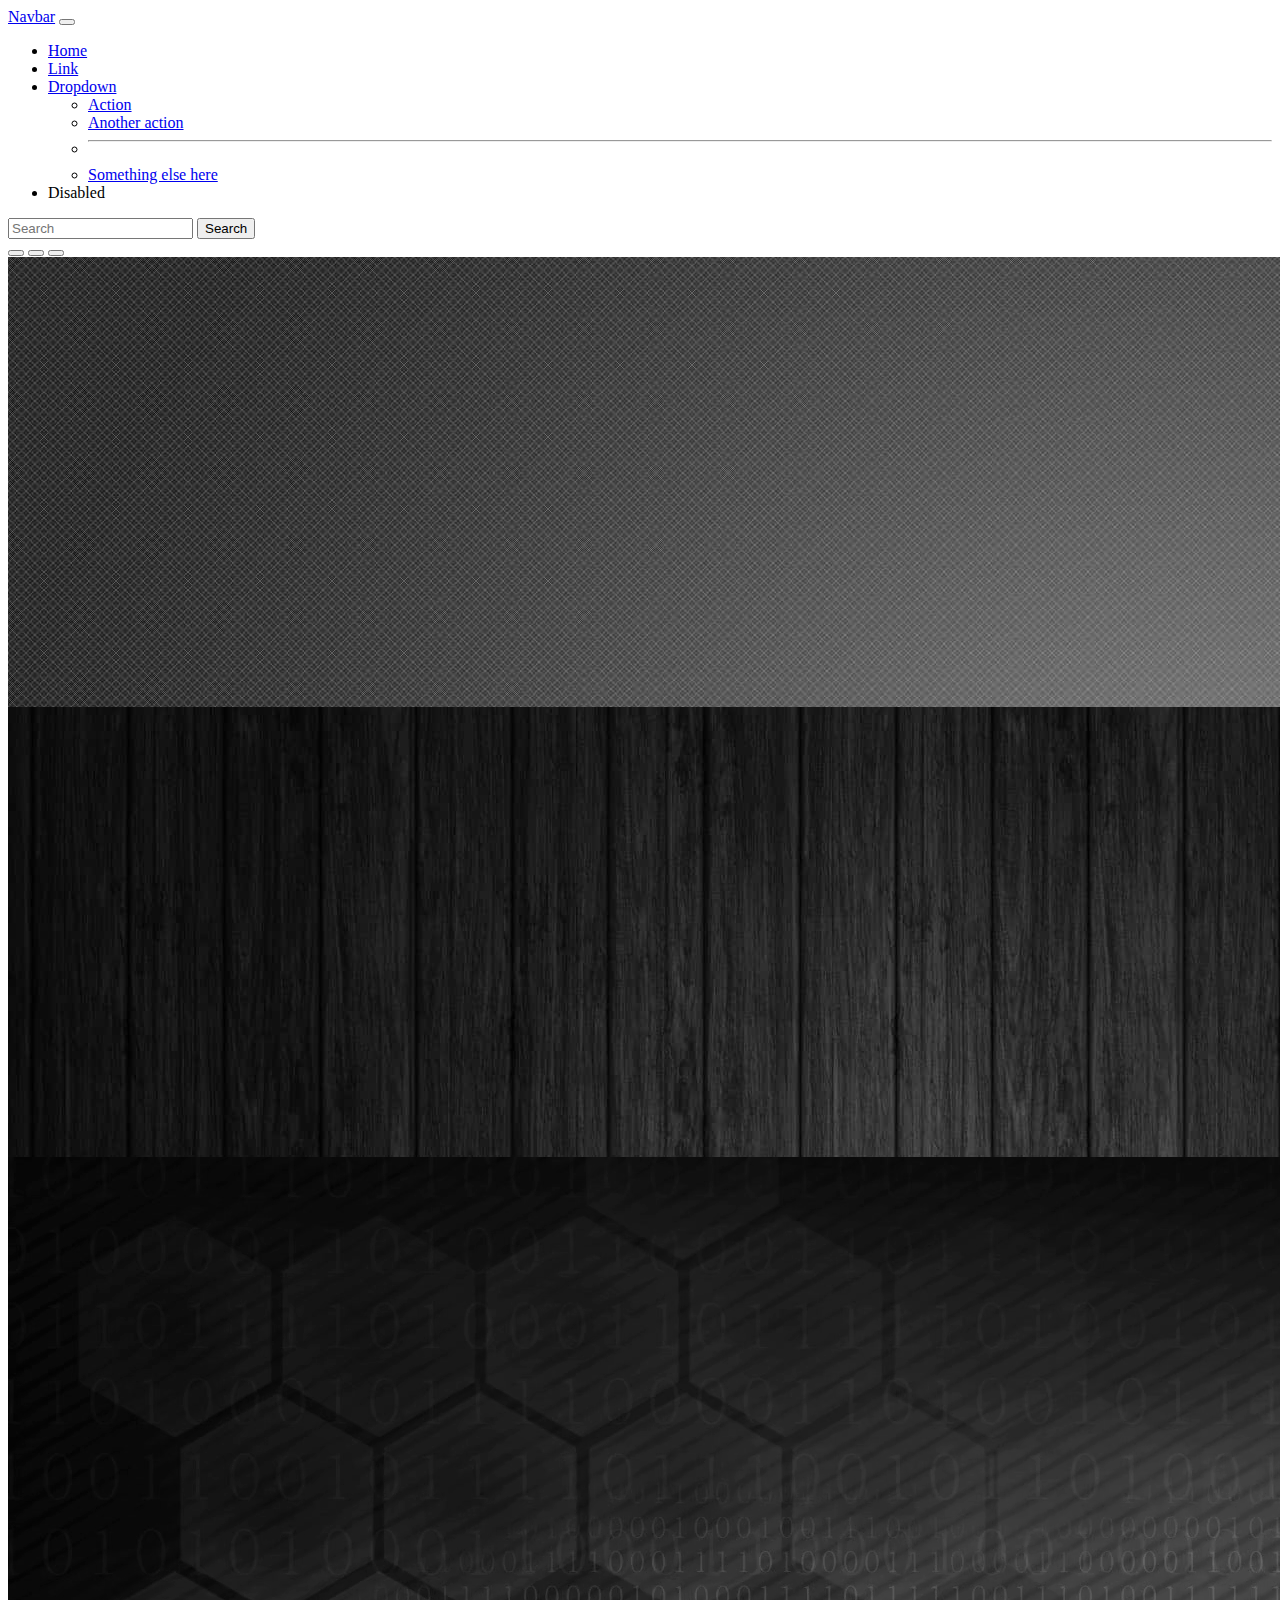
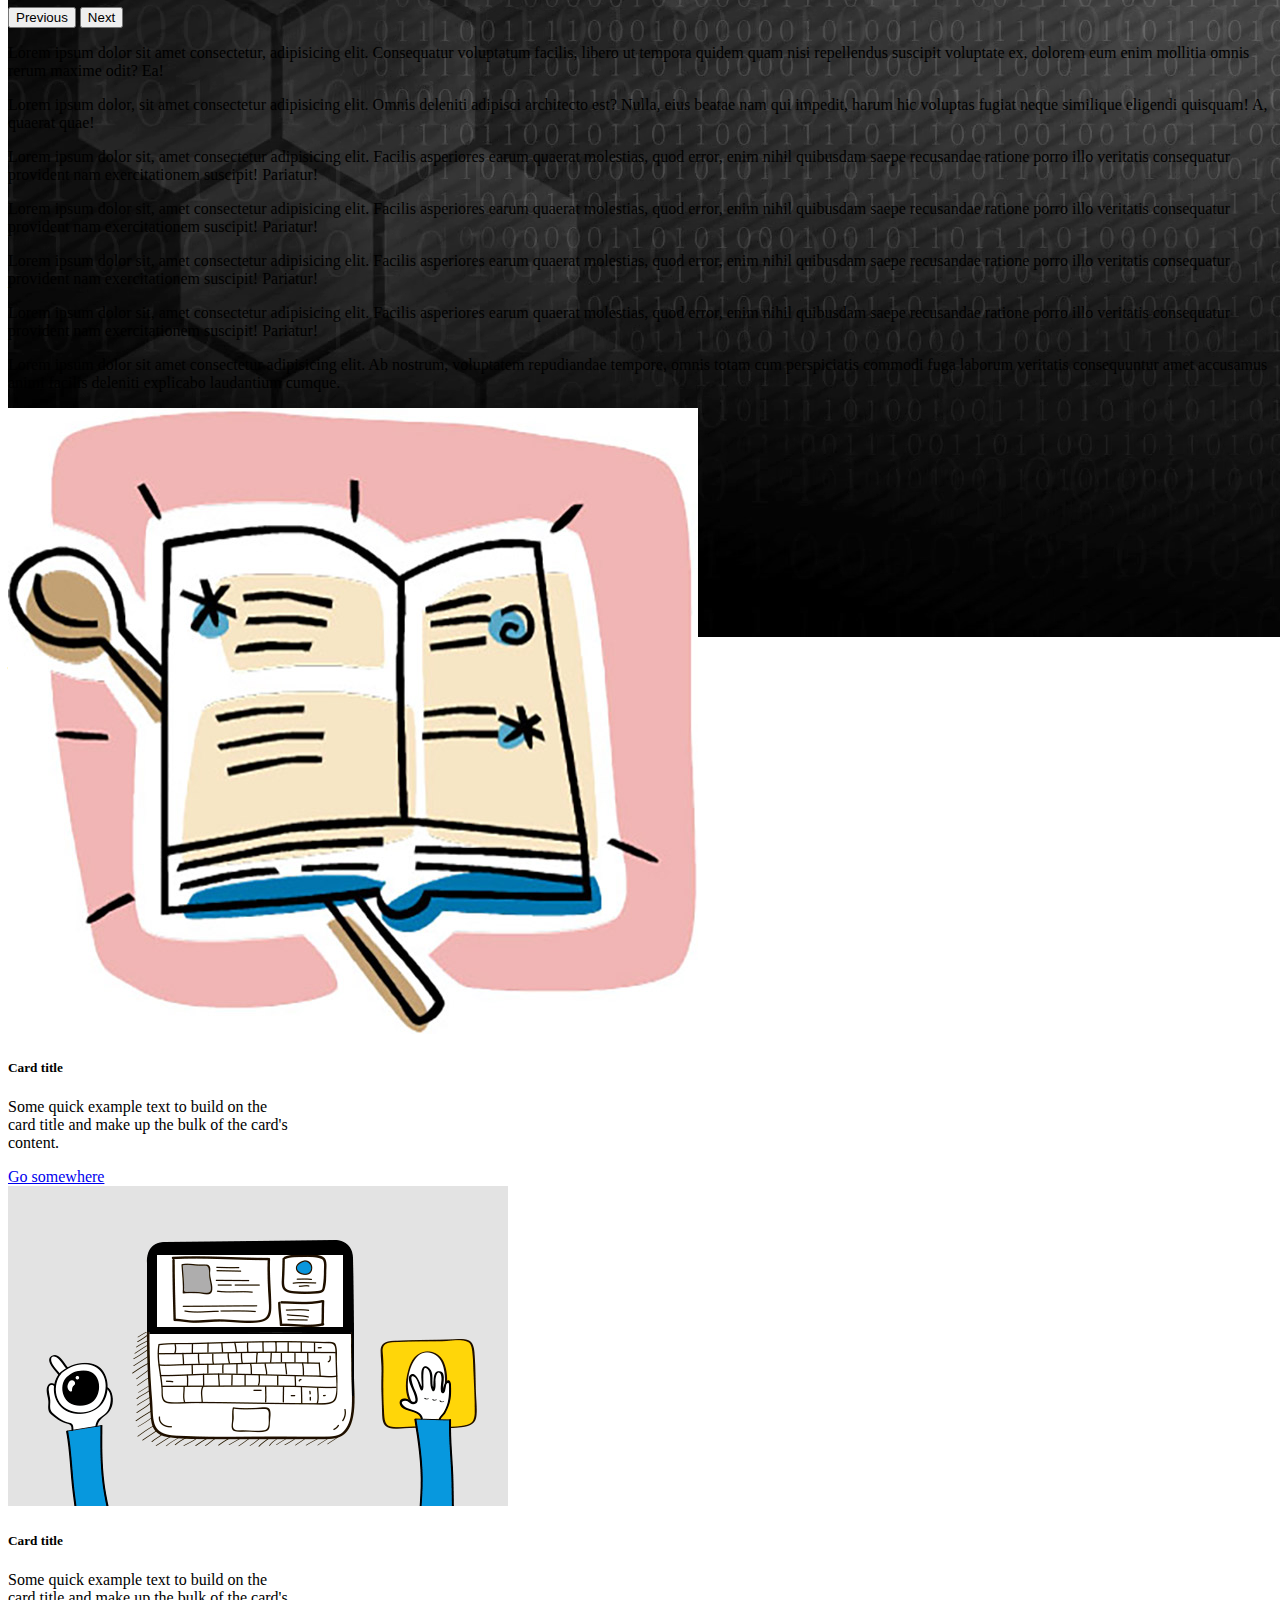
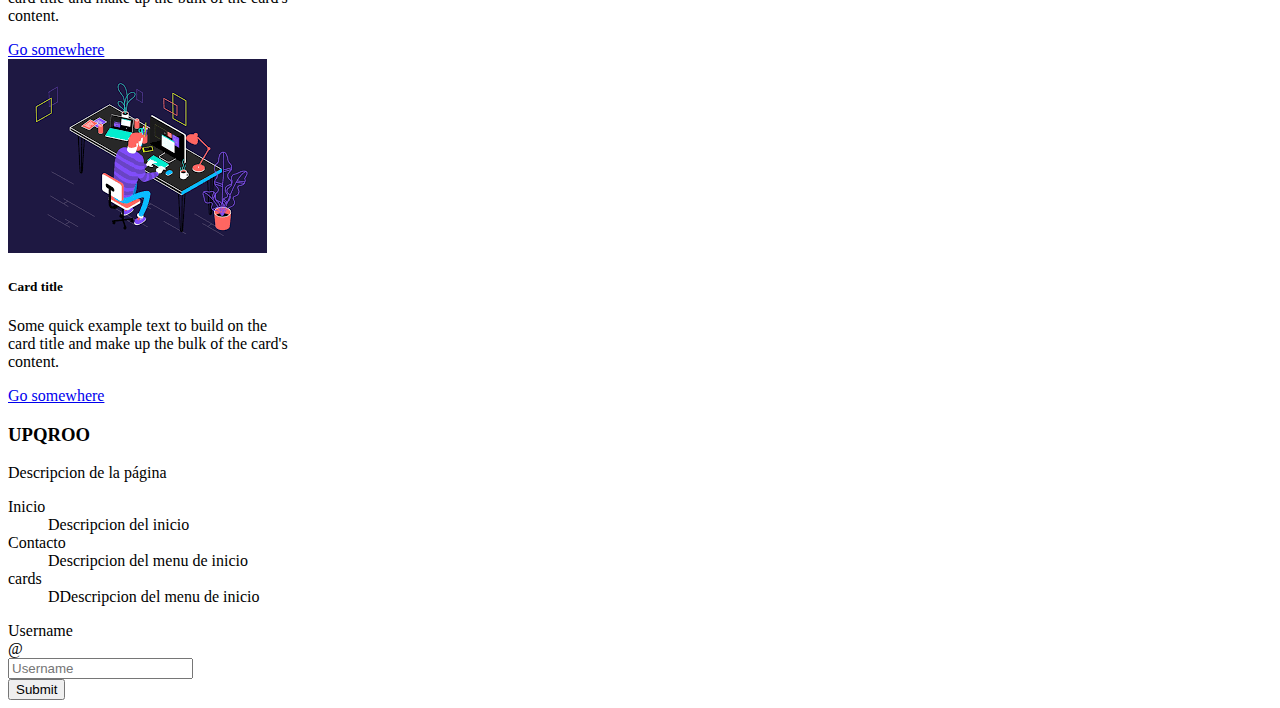
<file: Pagina-bootstrap.HTML>
<!DOCTYPE html>
<html lang="en">
<head>
    <meta charset="UTF-8">
    <meta name="viewport" content="width=device-width, initial-scale=1.0">
    <title>Document</title>
    <link href="https://cdn.jsdelivr.net/npm/bootstrap@5.3.2/dist/css/bootstrap.min.css" rel="stylesheet" integrity="sha384-T3c6CoIi6uLrA9TneNEoa7RxnatzjcDSCmG1MXxSR1GAsXEV/Dwwykc2MPK8M2HN" crossorigin="anonymous">
    <script src="https://cdn.jsdelivr.net/npm/bootstrap@5.3.2/dist/js/bootstrap.bundle.min.js" integrity="sha384-C6RzsynM9kWDrMNeT87bh95OGNyZPhcTNXj1NW7RuBCsyN/o0jlpcV8Qyq46cDfL" crossorigin="anonymous"></script>
    <style>
        .carousel-item{
            height: 450px;
        }
    </style>
</head>
<body>
    <nav class="navbar bg-dark navbar-expand-lg bg-body-tertiary" data-bs-theme="dark">
        <div class="container-fluid">
          <a class="navbar-brand" href="#">Navbar</a>
          <button class="navbar-toggler" type="button" data-bs-toggle="collapse" data-bs-target="#navbarSupportedContent" aria-controls="navbarSupportedContent" aria-expanded="false" aria-label="Toggle navigation">
            <span class="navbar-toggler-icon"></span>
          </button>
          <div class="collapse navbar-collapse" id="navbarSupportedContent">
            <ul class="navbar-nav me-auto mb-2 mb-lg-0">
              <li class="nav-item">
                <a class="nav-link active" aria-current="page" href="#">Home</a>
              </li>
              <li class="nav-item">
                <a class="nav-link" href="#">Link</a>
              </li>
              <li class="nav-item dropdown">
                <a class="nav-link dropdown-toggle" href="#" role="button" data-bs-toggle="dropdown" aria-expanded="false">
                  Dropdown
                </a>
                <ul class="dropdown-menu">
                  <li><a class="dropdown-item" href="#">Action</a></li>
                  <li><a class="dropdown-item" href="#">Another action</a></li>
                  <li><hr class="dropdown-divider"></li>
                  <li><a class="dropdown-item" href="#">Something else here</a></li>
                </ul>
              </li>
              <li class="nav-item">
                <a class="nav-link disabled" aria-disabled="true">Disabled</a>
              </li>
            </ul>
            <form class="d-flex" role="search">
              <input class="form-control me-2" type="search" placeholder="Search" aria-label="Search">
              <button class="btn btn-outline-success" type="submit">Search</button>
            </form>
          </div>
        </div>
      </nav>
      <div id="carouselExampleCaptions" class="carousel slide">
        <div class="carousel-indicators">
          <button type="button" data-bs-target="#carouselExampleCaptions" data-bs-slide-to="0" class="active" aria-current="true" aria-label="Slide 1"></button>
          <button type="button" data-bs-target="#carouselExampleCaptions" data-bs-slide-to="1" aria-label="Slide 2"></button>
          <button type="button" data-bs-target="#carouselExampleCaptions" data-bs-slide-to="2" aria-label="Slide 3"></button>
        </div>
        <div class="carousel-inner">
          <div class="carousel-item active">
            <img src="Imagen.jpg" class="d-block w-100" alt="...">
            <div class="carousel-caption d-none d-md-block">
              <h5>First slide label</h5>
              <p>Some representative placeholder content for the first slide.</p>
            </div>
          </div>
          <div class="carousel-item">
            <img src="fondo.jpg" class="d-block w-100" alt="...">
            <div class="carousel-caption d-none d-md-block">
              <h5>Second slide label</h5>
              <p>Some representative placeholder content for the second slide.</p>
            </div>
          </div>
          <div class="carousel-item">
            <img src="fondosjs.png" class="d-block w-100" alt="...">
            <div class="carousel-caption d-none d-md-block">
              <h5>Third slide label</h5>
              <p>Some representative placeholder content for the third slide.</p>
            </div>
          </div>
        </div>
        <button class="carousel-control-prev" type="button" data-bs-target="#carouselExampleCaptions" data-bs-slide="prev">
          <span class="carousel-control-prev-icon" aria-hidden="true"></span>
          <span class="visually-hidden">Previous</span>
        </button>
        <button class="carousel-control-next" type="button" data-bs-target="#carouselExampleCaptions" data-bs-slide="next">
          <span class="carousel-control-next-icon" aria-hidden="true"></span>
          <span class="visually-hidden">Next</span>
        </button>
      </div>
      <div class="container mt-5">
        <div class="row">
            <div class="col-2">
                <p>Lorem ipsum dolor sit amet consectetur, adipisicing elit. Consequatur voluptatum facilis, libero ut tempora quidem quam nisi repellendus suscipit voluptate ex, dolorem eum enim mollitia omnis rerum maxime odit? Ea!</p>
            </div>
            <div class="col-2">
                <p>Lorem ipsum dolor, sit amet consectetur adipisicing elit. Omnis deleniti adipisci architecto est? Nulla, eius beatae nam qui impedit, harum hic voluptas fugiat neque similique eligendi quisquam! A, quaerat quae!</p>
            </div>
            <div class="col-2">
                <p>Lorem ipsum dolor sit, amet consectetur adipisicing elit. Facilis asperiores earum quaerat molestias, quod error, enim nihil quibusdam saepe recusandae ratione porro illo veritatis consequatur provident nam exercitationem suscipit! Pariatur!</p>
            </div>
            <div class="col-2">
                <p>Lorem ipsum dolor sit, amet consectetur adipisicing elit. Facilis asperiores earum quaerat molestias, quod error, enim nihil quibusdam saepe recusandae ratione porro illo veritatis consequatur provident nam exercitationem suscipit! Pariatur!</p>
            </div>
            <div class="col-2">
                <p>Lorem ipsum dolor sit, amet consectetur adipisicing elit. Facilis asperiores earum quaerat molestias, quod error, enim nihil quibusdam saepe recusandae ratione porro illo veritatis consequatur provident nam exercitationem suscipit! Pariatur!</p>
            </div>
            <div class="col-2">
                <p>Lorem ipsum dolor sit, amet consectetur adipisicing elit. Facilis asperiores earum quaerat molestias, quod error, enim nihil quibusdam saepe recusandae ratione porro illo veritatis consequatur provident nam exercitationem suscipit! Pariatur!</p>
            </div>
        </div>
        <div class="row">
            <div class="col-12">
                <p>Lorem ipsum dolor sit amet consectetur adipisicing elit. Ab nostrum, voluptatem repudiandae tempore, omnis totam cum perspiciatis commodi fuga laborum veritatis consequuntur amet accusamus animi facilis deleniti explicabo laudantium cumque.</p>
            </div>
        </div>
      </div>
      <div class="row">
        <div class="col-4">
            <div class="card" style="width: 18rem;">
                <img src="Receta.jpg" class="card-img-top" alt="...">
                <div class="card-body">
                  <h5 class="card-title">Card title</h5>
                  <p class="card-text">Some quick example text to build on the card title and make up the bulk of the card's content.</p>
                  <a href="#" class="btn btn-primary">Go somewhere</a>
                </div>
              </div>
        </div>
        <div class="col-4">
            <div class="card" style="width: 18rem;">
                <img src="jaja.gif" class="card-img-top" alt="...">
                <div class="card-body">
                  <h5 class="card-title">Card title</h5>
                  <p class="card-text">Some quick example text to build on the card title and make up the bulk of the card's content.</p>
                  <a href="#" class="btn btn-primary">Go somewhere</a>
                </div>
              </div>
        </div>
        <div class="col-4">
            <div class="card" style="width: 18rem;">
                <img src="descarga.png" class="card-img-top" alt="...">
                <div class="card-body">
                  <h5 class="card-title">Card title</h5>
                  <p class="card-text">Some quick example text to build on the card title and make up the bulk of the card's content.</p>
                  <a href="#" class="btn btn-primary">Go somewhere</a>
                </div>
              </div>
        </div>
      </div>

      <div class="container-fluid bg-secondary">
        <div class="container p-3">
            <div class="row-mt3">
                <div class="col-3 p-auto">
                    <div class="row">
                        <div class="col-12">
                            <h3>UPQROO</h3>
                        </div>
                        <div class="col-12">
                            <p>Descripcion de la página</p>
                        </div>
                    </div>
                </div>
                <div class="col-3">
                    <dl class="col-3">
                        <dt>Inicio</dt>
                        <dd>Descripcion del inicio</dd>
                        <dt>Contacto</dt>
                        <dd>Descripcion del menu de inicio</dd>
                        <dt>cards</dt>
                        <dd>DDescripcion del menu de inicio</dd>
    
                    </dl>
                </div>
                <div class="col-6"></div>
                
            </div>
        </div>
        
        
      </div>
      <form class="row row-cols-lg-auto g-3 align-items-center">
        <div class="col-12">
          <label class="visually-hidden" for="inlineFormInputGroupUsername">Username</label>
          <div class="input-group">
            <div class="input-group-text">@</div>
            <input type="text" class="form-control" id="inlineFormInputGroupUsername" placeholder="Username">
          </div>
        </div>
      

      
        <div class="col-12">
          <button type="submit" class="btn btn-primary">Submit</button>
        </div>
      </form>
</body>
</html>
</file>
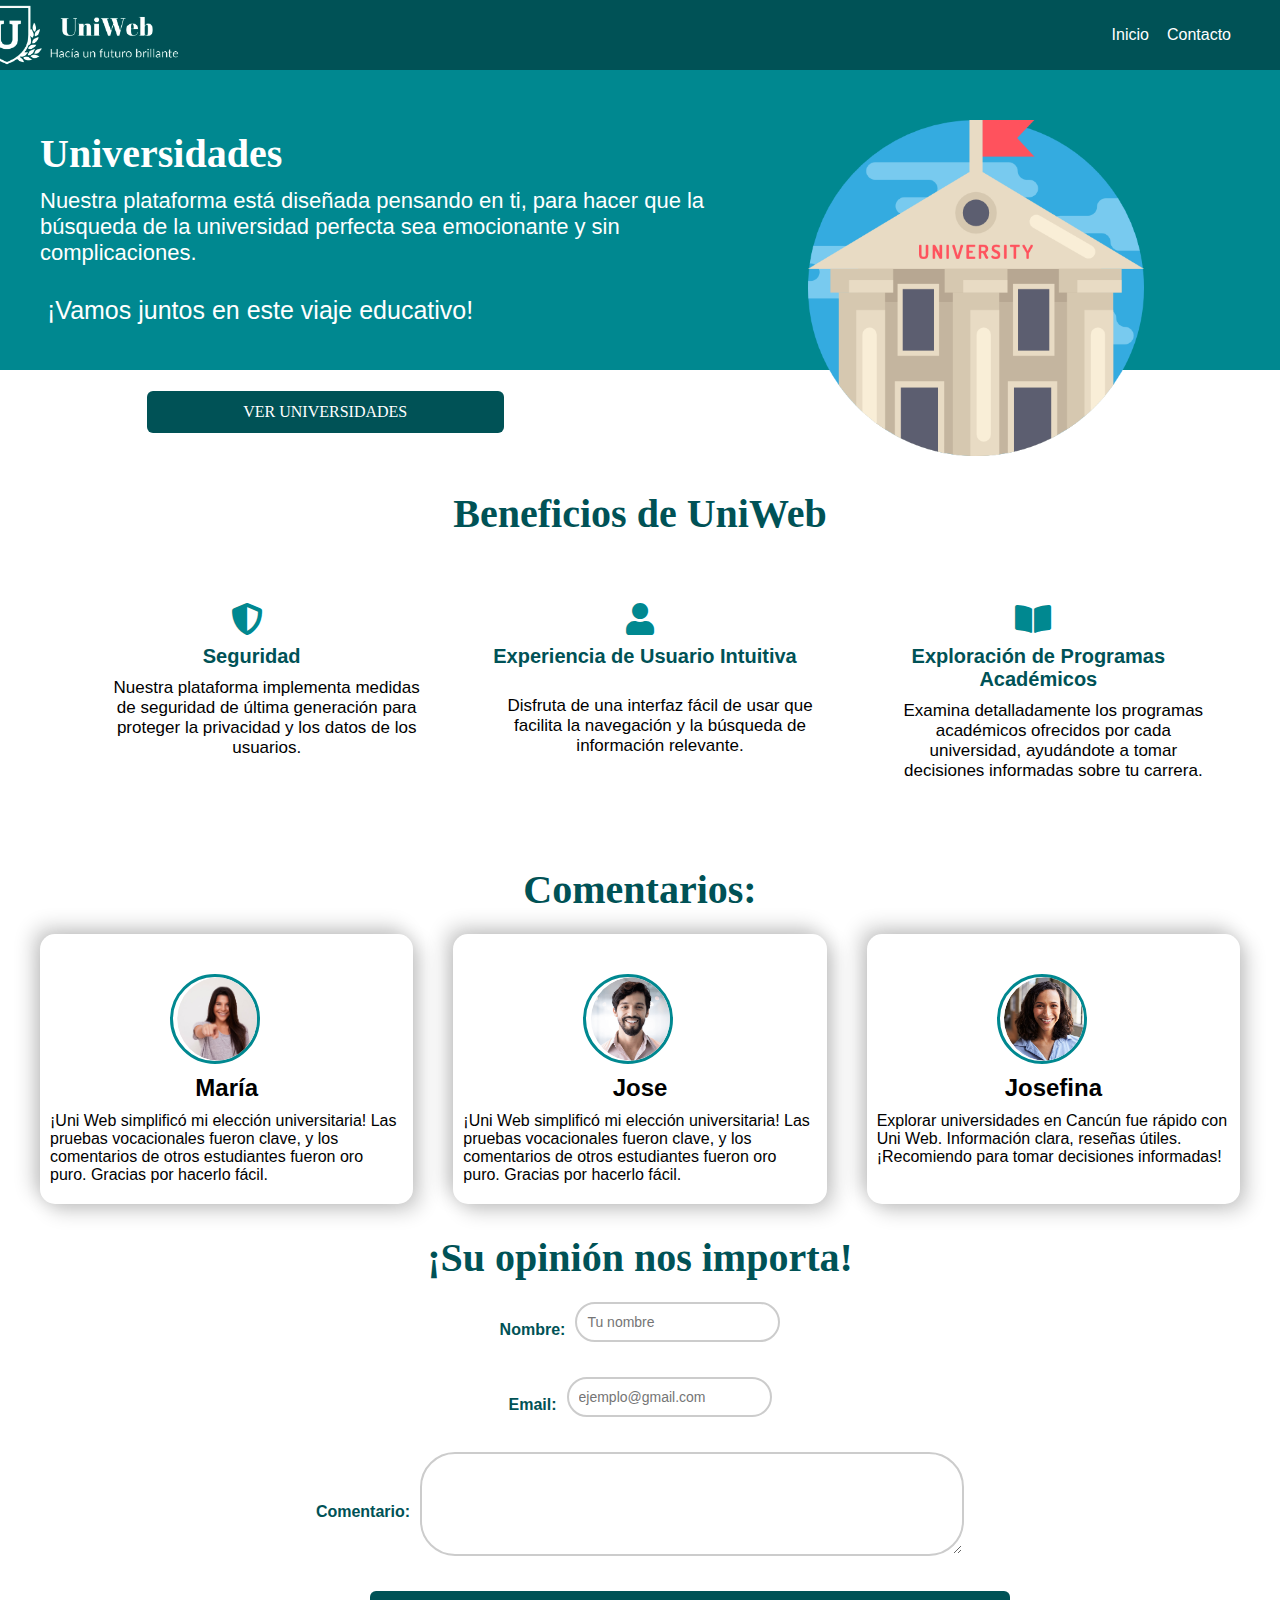
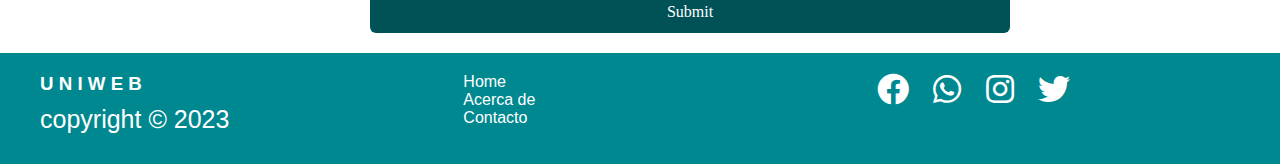
<file: Actividad-3/Actividad-3.HTML>
<!DOCTYPE html>
<html lang="en">
<head>
    <meta charset="UTF-8">
    <meta name="viewport" content="width=device-width, initial-scale=1.0">
    <title>Actividad 3</title>
    <link rel="Icon" href="UniWeb.Icon.png">
    <link rel="stylesheet" href="Style3.css">
    <link rel="stylesheet" href="https://cdnjs.cloudflare.com/ajax/libs/font-awesome/5.15.4/css/all.min.css" integrity="sha512-1ycn6IcaQQ40/MKBW2W4Rhis/DbILU74C1vSrLJxCq57o941Ym01SwNsOMqvEBFlcgUa6xLiPY/NS5R+E6ztJQ==" crossorigin="anonymous" referrerpolicy="no-referrer" /></head>
<body>  
    <div class="navbar">
        <div class="container flex">
            <img src="Uni.png" alt="alumnos" id="imagen">
            <!-- <h1 class="logo">U N I W E B</h1> -->
            <nav>
                <ul>

                    <li class="nav">
                        <a href="" class="outline"> Inicio</a>
                    </li>

                    <li class="nav">
                        <a href="" class="outline">Contacto</a>
                    </li>
                </ul>
            </nav>
        </div>

    </div>
    <section class="showcase">
        <div class="container">
            <div class="grid">
                <div class="grid-item-1">
                    <div class="showcase-text">
                        <h1>Universidades</h1>
                        <p class="supporting-text">
                            Nuestra plataforma está diseñada pensando en ti, para hacer que la búsqueda de la universidad perfecta sea emocionante y sin complicaciones. 
                        </p>
                    </div>
                    <div class="showcase-form">
                        
                        <p>¡Vamos juntos en este viaje educativo!</p>
                        <br>
                        <br>
                        <form action="">
                            <input type="submit" class="btn" value="VER UNIVERSIDADES">

                        </form>

                        <!-- <label >Busqueda:</label>
                        <input type="search" name="search" id="Buscar" placeholder="  Buscar universidad"> -->
                    </div>
                </div>
                <div class="grid-item-2">
                    <div class="imagen">
                        <img src="University.png" alt="" srcset="">
                    </div>  
                </div>
            </div>
        </div>
    </section>
    <div class="lower-container container">
        <h1 class="title-section"> Beneficios de UniWeb</h1>
        <section class="stats">
            <div class="flex">
                <div class="stat">
                    <i class="fa fa-shield-alt fa-2x"></i>
                    <h3 class="title">Seguridad</h3>
                    <p class="text">
                        Nuestra plataforma implementa medidas de seguridad de última generación para proteger la privacidad y los datos de los usuarios.                    </p>
                </div>

                <div class="stat">
                    <i class="fa fa-user fa-2x"></i>
                    <h3 class="title">Experiencia de Usuario Intuitiva </h3>
                    <br>
                    <p class="text">
                        Disfruta de una interfaz fácil de usar que facilita la navegación y la búsqueda de información relevante.
                    </p>
                </div>

                <div class="stat">
                    <i class="fa fa-book-open fa-2x"></i>
                    <h3 class="title">Exploración de Programas Académicos</h3>
                    <p class="text">
                        Examina detalladamente los programas académicos ofrecidos por cada universidad, ayudándote a tomar decisiones informadas sobre tu carrera.
                    </p>
                </div>
            </div>
        </section>
      
    </div>
    <div class="container">
        <h1 class="title-section">Comentarios:</h1>
    </div>
    <section class="testimonials">
        
        <div class="container">
            <div class="testimonial grid-3">
                <div class="card">
                    <div class="circle">
                        <img src="Maria.jpg" alt="">
                    </div>
                    <h3 class="title-card">María</h3>
                    <p class="Parrafo">
                        ¡Uni Web simplificó mi elección universitaria! Las pruebas vocacionales fueron clave, y los comentarios de otros estudiantes fueron oro puro. Gracias por hacerlo fácil.                    </p>
                </div>
                <div class="card">
                    <div class="circle">
                        <img src="José.png" alt="">
                    </div>
                    <h3 class="title-card">Jose</h3>
                    <p class="Parrafo">
                        ¡Uni Web simplificó mi elección universitaria! Las pruebas vocacionales fueron clave, y los comentarios de otros estudiantes fueron oro puro. Gracias por hacerlo fácil.                    </p>
                    </p>
                </div>
                <div class="card">
                    <div class="circle">
                        <img src="Josefina.png" alt="">
                    </div>
                    <h3 class="title-card">Josefina</h3>
                    <p class="Parrafo">
                        Explorar universidades en Cancún fue rápido con Uni Web. Información clara, reseñas útiles. ¡Recomiendo para tomar decisiones informadas!                    </p>
                </div>
            </div>

        </div>

    </section>
    <div class="box-footer">
        <h1 class="title-section">¡Su opinión nos importa!</h1>
        <form onsubmit="mostrarAlerta(); return false;" class="contenido">
            <div class="form-group">
                <label for="Nombre" class="label">Nombre:</label>
                <input type="text" name="Nombre" id="Nombre" class="input-field" placeholder="Tu nombre" required>
            </div>
    
            <div class="form-group">
                <label for="email" class="label">Email:</label>
                <input type="email" name="email" id="email" class="input-field" placeholder="ejemplo@gmail.com" required>
            </div>
    
            <div class="form-group">
                <label for="texto" class="label">Comentario:</label>
                <textarea name="texto" id="texto" class="textarea-field" cols="60" rows="5"></textarea>
            </div>
    
            <input type="submit" name="Enviar" id="Enviar"  >
        </form>
        <script>
            function mostrarAlerta() {
                
                alert("¡Formulario enviado con éxito!");
                document.getElementById("Nombre").value = "";
                document.getElementById("email").value = "";
                document.getElementById("texto").value = "";
                window.scrollTo(0, 0); // Desplazar al inicio de la página
            }
        </script>
    </div>  
    
    <footer>
        <div class="container grid-3">
            <div class="copyright">
                <h3>U N I W E B</h3>
                <P>copyright &copy; 2023</P>
            </div>
            <nav class="links">
                <ul>
                    <li><a href="#" class="outline"> Home</a></li>
                    <li><a href="#" class="outline"> Acerca de</a></li>
                    <li><a href="mailto:202200444@upqroo.edu.mx" class="outline"> Contacto</a></li>
                </ul>
            </nav>
            <div class="porfiles">
                <a href="#"><i class="fab fa-facebook fa-2x"></i></a>
                <a href="#"><i class="fab fa-whatsapp fa-2x"></i></a>
                <a href="#"><i class="fab fa-instagram fa-2x"></i></a>
                <a href="#"><i class="fab fa-twitter fa-2x"></i></a>
            </div>
        </div>
    </footer>
    
</body>
</html>
</file>
<file: pagina-planeacion/stryle.css>
*{
    box-sizing: border-box;
    padding: 0px;
    margin: 0px;
}

body{
   
    color: white;
    font-family: 'roboto', sans-serif;
    font-family: 'Montserrat', sans-serif;
}

a{
    color: black;
    text-decoration: none;
}

h1{
    font-size: 30px;
    font-weight: 600;
    margin: 10px 0;
    line-height: 1.2;
    color: white;
}

h2{
    font-size: 25px;
    font-weight: 300;
    margin: 10px 0;
    line-height: 1.2;
}

img{
    width: 100%;
}

li{
    list-style-type: none;
}

p{
    font-size: 25px;
    margin: 10px 0;
}

.container{
    margin: 0 auto;
    max-width: 1200px;
    overflow: visible;
}

.navbar{
    background-color: orange;
    height:  70px;
    padding: 0 30px;
}

.navbar h1{
    font-size: 30px;
    font-weight: 300;
    margin:  10px 0;
    line-height: 1.2;
}

.navbar .flex{
    display: flex;
    justify-content: space-between;
    align-items: center;
    height: 100%;
}

.navbar ul{
    display: flex;

}

.navbar a{
    color: white;
    padding: 9px;
    margin: 10px 0;
}

.navbar a:hover{
    color: #f0e68c;
    border-bottom:  3px solid #fff;
}

.showcase{
    height: 300px;
    background-color: orange;
}

.showcase p{
    margin-bottom: 30px;
}

.showcase img{
    box-shadow: 7px 7px 7px rgb(0, 0, 0, 0.2);
    border-radius: 15px;
}

.showcase-form{
    padding-left: 7px;
}

.grid {
    overflow: visible;
    display: grid;
    grid-template-columns: 60% 40%;

}

.grid-item-1, .grid-item-2{
    position: relative;
    top: 50px;
}

.showcase input[type='email']{
    padding: 10px 70px 10px 0;
    font-size: 14px;
    border:  none;
    border-radius: 6px;
    padding-left: 6px;
}

.btn{
    border-radius: 6px;
    padding: 12px 20px;
    background-color: #f2aa24;
    border: none;
    margin-left: 10px;
    color: #fff;
    font-size: 16px;
    cursor: pointer;
    box-shadow:  0 10px 10px rgb(0, 0, 0, 0.2);
}

.litle-info{
    font-size: 15px;
    font-family: "poppins", sans-serif;
}

.lower-container{
    margin: 120px auto;
    padding: 0;
    max-width: 1400px;

}

.title{
    color: black;
    font-size: 20px;
    text-align: left;
    padding-left: 10px;
    padding-top: 10px;

}

.text{
    color: black;
    font-size: 19px;
    width: 100%;
    padding: 10px;
    margin: 0 20px;
    text-align: justify;

}

.flex{
    display: flex;
    justify-content: space-around;
}

.stats{
    padding: 45px 50px;
    text-align: center;
}

.stat{
    margin: 0 30px;
    text-align: center;
    width: 800px;
}

.stats .fa{
    color: orange;
}

.testimonial{
    color: black;
    margin-bottom: 30px;

}
.testimonial img{
    height: 100%;
    clip-path: circle();
    
}
.testimonial h3{
    text-align: center;
}

.grid-3{
    display: grid;
    grid-template-columns: repeat(3, 1fr);
    gap: 40px;
}

.card{
    padding: 10px;
    background-color: white;
    border-radius: 15px;
    box-shadow: -7px -7px 20px rgb(0,0, 0, 0.2),
                7px 7px 20px  rgb(0,0, 0, 0.2)
                

}

.circle{
    background-color: transparent;
    border: 3px solid orange;
    height: 90px;
    position: relative;
    top: 30px;
    left: 120px;
    border-radius: 50%;
    width: 90px;
}

.title-card{
    margin-top: 40px;
    font-size: 150%;
}

footer{
    background-color: orange;
    padding: 20px 10px;
}

footer a{
    color: white;
    margin: 0 10px;

}

footer a:hover{
    color: #f0e68c;
    border-bottom: 2px solid #f0e68c;
}

.title-section{
    text-align: center;
    color: black;
    margin-bottom: 20px;
}
</file>
<file: grid-style2.CSS>
body{
    margin: 40px;
    background-color: #014d2c; 
}
.box{
    background-color: #97f99a;
    color: #fff;
    border-radius: 5px;
    padding: 20px;
    font-size: 150%;
}

.footer{
    color: black;
}
.container {
    display: grid;
    grid-template-columns: 1fr 1fr 1fr 1fr 1fr;
    grid-template-rows: auto;
    background-color: #014d2c;;
    grid-gap: 15px;
    color: #444;
    align-content: start;
}

.header{
    grid-column:  1/6;
    
}

.article{
    grid-column: 1/5;
    justify-content: center;
}
.article2{
    grid-column: 1/6;
}

.aside{
    grid-column: 5/6;
    grid-row: 2/3;
}

.footer{
    grid-column:  1/6;
}

h1{
    color: rgb(0, 0, 0);
    
}
.Titulo{
    text-align: center;
}

ul, ol, th, tr, p{
    color: #014d2c;
}

textarea{
    width: 1222px;
    height: 122px;
}
 
#Nombre, #email, #texto{
    background-color: #c3f8c5;
}
</file>
<file: Style.CSS>
*{
    font-size: large;
}
p{
    color: blueviolet;
    border: 1px solid palegoldenrod;
}
#Texto{ 
    color: brown;
}
.Texto-verde{
    color: green;
}
.centro {
    text-align: center;
}
h1{
    color: rgb(200, 166, 39);
    border: 1px solid red;
}
body{
    background-image: url();
    background-repeat: no-repeat;
}
body{
    background-color: rgb(98, 125, 125);
    margin: 10px;
    
}
.margin1{
    margin: 40px;
    margin-bottom: 30px;
    margin-left: 25px;
    margin-right: 100px;
    border: 1px solid  black ;

}
.margin1 > p{
    margin: 15px;
}
</file>
<file: grid-style.CSS>
body{
    margin: 40px;   
}
.box{
    background-color: #444;
    color: #fff;
    border-radius: 5px;
    padding: 20px;
    font-size: 150%;
}

.container {
    display: grid;
    grid-template-columns: 1fr 1fr 1fr 1fr 1fr;
    grid-template-rows: 1fr 1fr 1fr 1fr 1fr;
    background-color: #fff;
    grid-gap: 15px;
    color: #444;
}

.header{
    grid-column:  1/6;

}

.article{
    grid-column: 1/5;
}

.aside{
    grid-column: 5/6;
    grid-row: 2/2;
}

.footer{
    grid-column:  1/6;
}
</file>
<file: Actividad-3/Style3.css>
*{
    box-sizing: border-box;
    padding: 0px;
    margin: 0px;
}
#imagen{
    width: 25%;
    height: auto;
    margin-left: -100px;
}
body{
   
    color: white;
    font-family: 'Lucida Sans', 'Lucida Sans Regular', 'Lucida Grande', 'Lucida Sans Unicode', Geneva, Verdana, sans-serif;
}

a{
    color: black;
    text-decoration: none;
}

h1{
    font-family: Cambria, Cochin, Georgia, Times, 'Times New Roman', serif;
    font-size: 40px;
    font-weight: 600;
    margin: 10px 0;
    line-height: 1.2;
    color: white;
}

h2{
    font-size: 25px;
    font-weight: 300;
    margin: 10px 0;
    line-height: 1.2;
}

img{
    width: 70%;
    height: auto;
    margin-left: 10%;
}


li{
    list-style-type: none;
}

p{
    font-size: 25px;
    margin: 10px 0;
}
button{
    background-color: #005256;
}
/* label{
    font-size: larger;
    color: #005256;
    font-family: 'Franklin Gothic Medium', 'Arial Narrow', Arial, sans-serif;
}
#Buscar{
    font-size: larger;
    border-radius: 50px   ;
}
::placeholder{
    font-size: small;
    
} */
.container{
    margin: 0 auto;
    max-width: 1200px;
    overflow: visible;
}

.navbar{
    background-color:  #005256;
    height:  70px;
    padding: 0 30px;
}

.navbar h1{
    font-size: 30px;
    font-weight: 300;
    margin:  10px 0;
    line-height: 1.2;
}

.navbar .flex{
    display: flex;
    justify-content: space-between;
    align-items: center;
    height: 100%;
}

.navbar ul{
    display: flex;

}

.navbar a{
    color: white;
    padding: 9px;
    margin: 10px 0;
}

.navbar a:hover{
    color: #f0e68c;
    border-bottom:  3px solid #fff;
}

.showcase{
    height: 300px;
    background-color:  #008890;
}

.showcase p{
    margin-bottom: 30px;
}

.showcase img{
    /* box-shadow: 7px 7px 7px rgb(0, 0, 0, 0.2); */
    border-radius: 15px;
}

.showcase-form{
    padding-left: 7px;
}

.grid {
    overflow: visible;
    display: grid;
    grid-template-columns: 60% 40%;

}

.grid-item-1, .grid-item-2{
    position: relative;
    top: 50px;
}

.showcase input[type='email']{
    padding: 10px 70px 10px 0;
    font-size: 14px;
    border:  none;
    border-radius: 6px;
    padding-left: 6px;
}

.btn{
    border-radius: 6px;
    padding: 12px 20px;
    background-color: #005256;
    border: none;
    width: 50%;
    height: auto;
    margin-left: 100px;
    color: #fff;
    font-size: 16px;
    cursor: pointer;
    box-shadow:  0 10px 10px rgb(0, 0, 0, 0.2);
    font-family: 'Times New Roman', Times, serif;
}

.litle-info{
    font-size: 15px;
    font-family: "poppins", sans-serif;
}

.lower-container{
    margin: 120px auto;
    margin-bottom: 30px;
    padding: 0;
    max-width: 1400px;

}

.title{
    color: #005256;
    font-size: 20px;
    text-align: center;
    padding-left: 10px;
    padding-top: 10px;

}

.text{
    color: black;
    font-size: 17px;
    width: 100%;
    padding: 10px;
    margin: 0 20px;
    text-align: center;
    font-family: 'Segoe UI', Tahoma, Geneva, Verdana, sans-serif;

}

.flex{
    display: flex;
    justify-content: space-around;
}

.stats{
    padding: 45px 50px;
    text-align: center;
}

.stat{
    margin: 0 30px;
    text-align: center;
    width: 800px;
}

.stats .fa{
    color:  #008890;
}

.testimonial{
    color: black;
    margin-bottom: 30px;

}
.testimonial img{
    height: 100%;
    clip-path: circle();
    
}
.testimonial h3{
    text-align: center;
}

.grid-3{
    display: grid;
    grid-template-columns: repeat(3, 1fr);
    gap: 40px;
}

.card{
    padding: 10px;
    background-color: white;
    border-radius: 15px;
    box-shadow: -7px -7px 20px rgb(0,0, 0, 0.2),
                7px 7px 20px  rgb(0,0, 0, 0.2)
                

}

.circle{
    display: flex;
    justify-content: center;
    align-items: center;
    background-color: transparent;
    border: 3px solid  #008890;
    height: 90px;
    position: relative;
    top: 30px;
    left: 120px;
    border-radius: 50%;
    width: 90px;
    overflow: hidden;
}
.circle img{
    width: 100%;
    height: 100%;
    object-fit: cover;
    border-radius: 100%;
}

.title-card{
    margin-top: 40px;
    font-size: 150%;
}

footer{
    background-color:  #008890;
    padding: 20px 10px;
}

footer a{
    color: white;
    margin: 0 10px;

}

footer a:hover{
    color: #f0e68c;
    border-bottom: 2px solid #f0e68c;
}

.title-section{
    text-align: center;
    color: #005256;
    margin-bottom: 20px;
}
.Parrafo{
    font-size: 16px;
}
.supporting-text{
    font-size: 22px;
}
.box-footer{
    margin: 20px auto;
}
.form-group {
    display: flex;
    align-items: center;
    margin-bottom: 20px;
    justify-content: center;
}

.label {
    margin-right: 10px;
    font-weight: bold;
    color: #005256;
}

.input-field,
.textarea-field {
    text-align: left;
    box-sizing: border-box;
    padding: 10px;
    border: 2px solid hwb(0 80% 20%);
    border-radius: 35px;
    padding-right: auto;
    margin-bottom: 15px;
    transition: border-color 0.3s;
    font-size: 14px;
    
}

.input-field:focus,
.textarea-field:focus {
    border-color: #008890;
}

.textarea-field {
    resize: vertical;
}

.submit-button {
    width: 100%;
    padding: 12px;
    background-color: #008890;
    color: #fff;
    border: none;
    border-radius: 4px;
    cursor: pointer;
    transition: background-color 0.3s;
    font-size: 16px;
}

.submit-button:hover {
    background-color: #006666;
}
#Enviar{
    border-radius: 6px;
    padding: 12px 1px;
    background-color: #005256;
    border: none;
    width: 50%;
    height: auto;
    margin-left: 370px;
    color: #fff;
    font-size: 16px;
    cursor: pointer;
    box-shadow:  0 10px 10px rgb(0, 0, 0, 0.2);
    font-family: 'Times New Roman', Times, serif;
}
</file>
